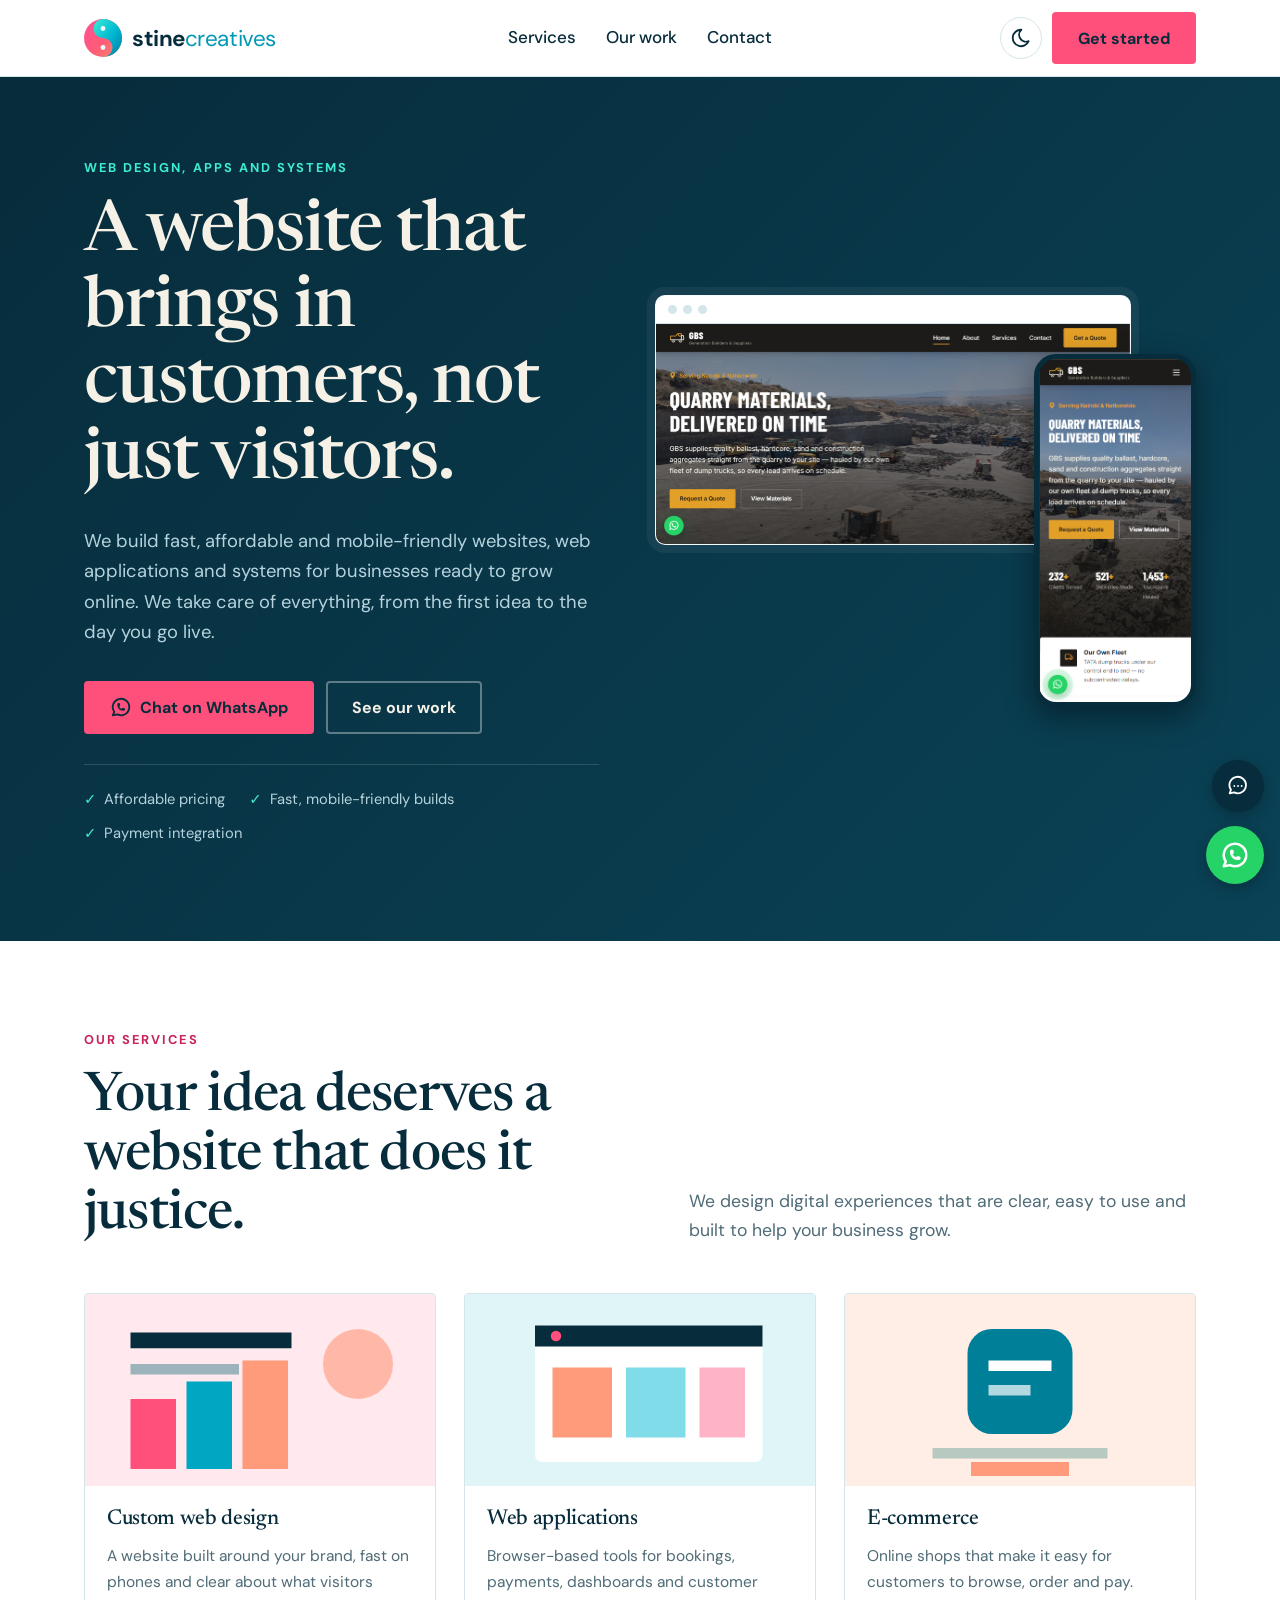
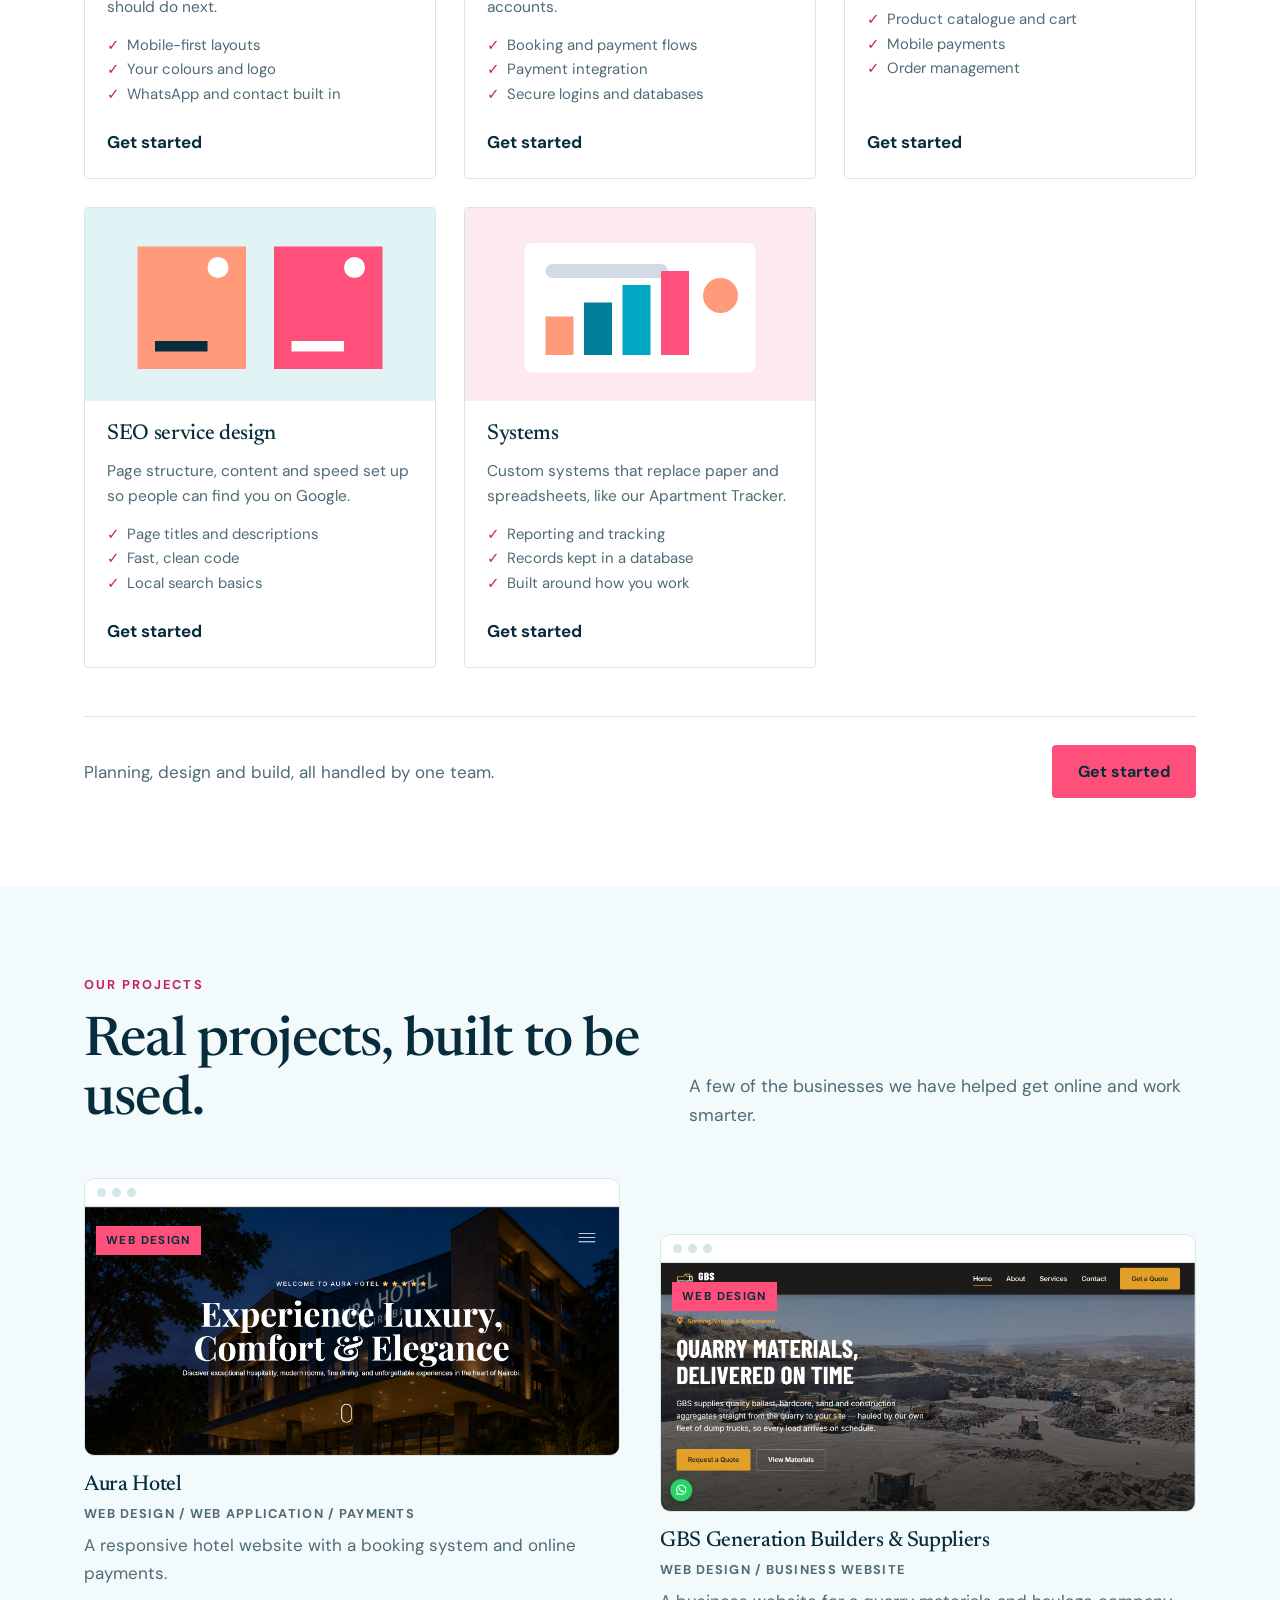
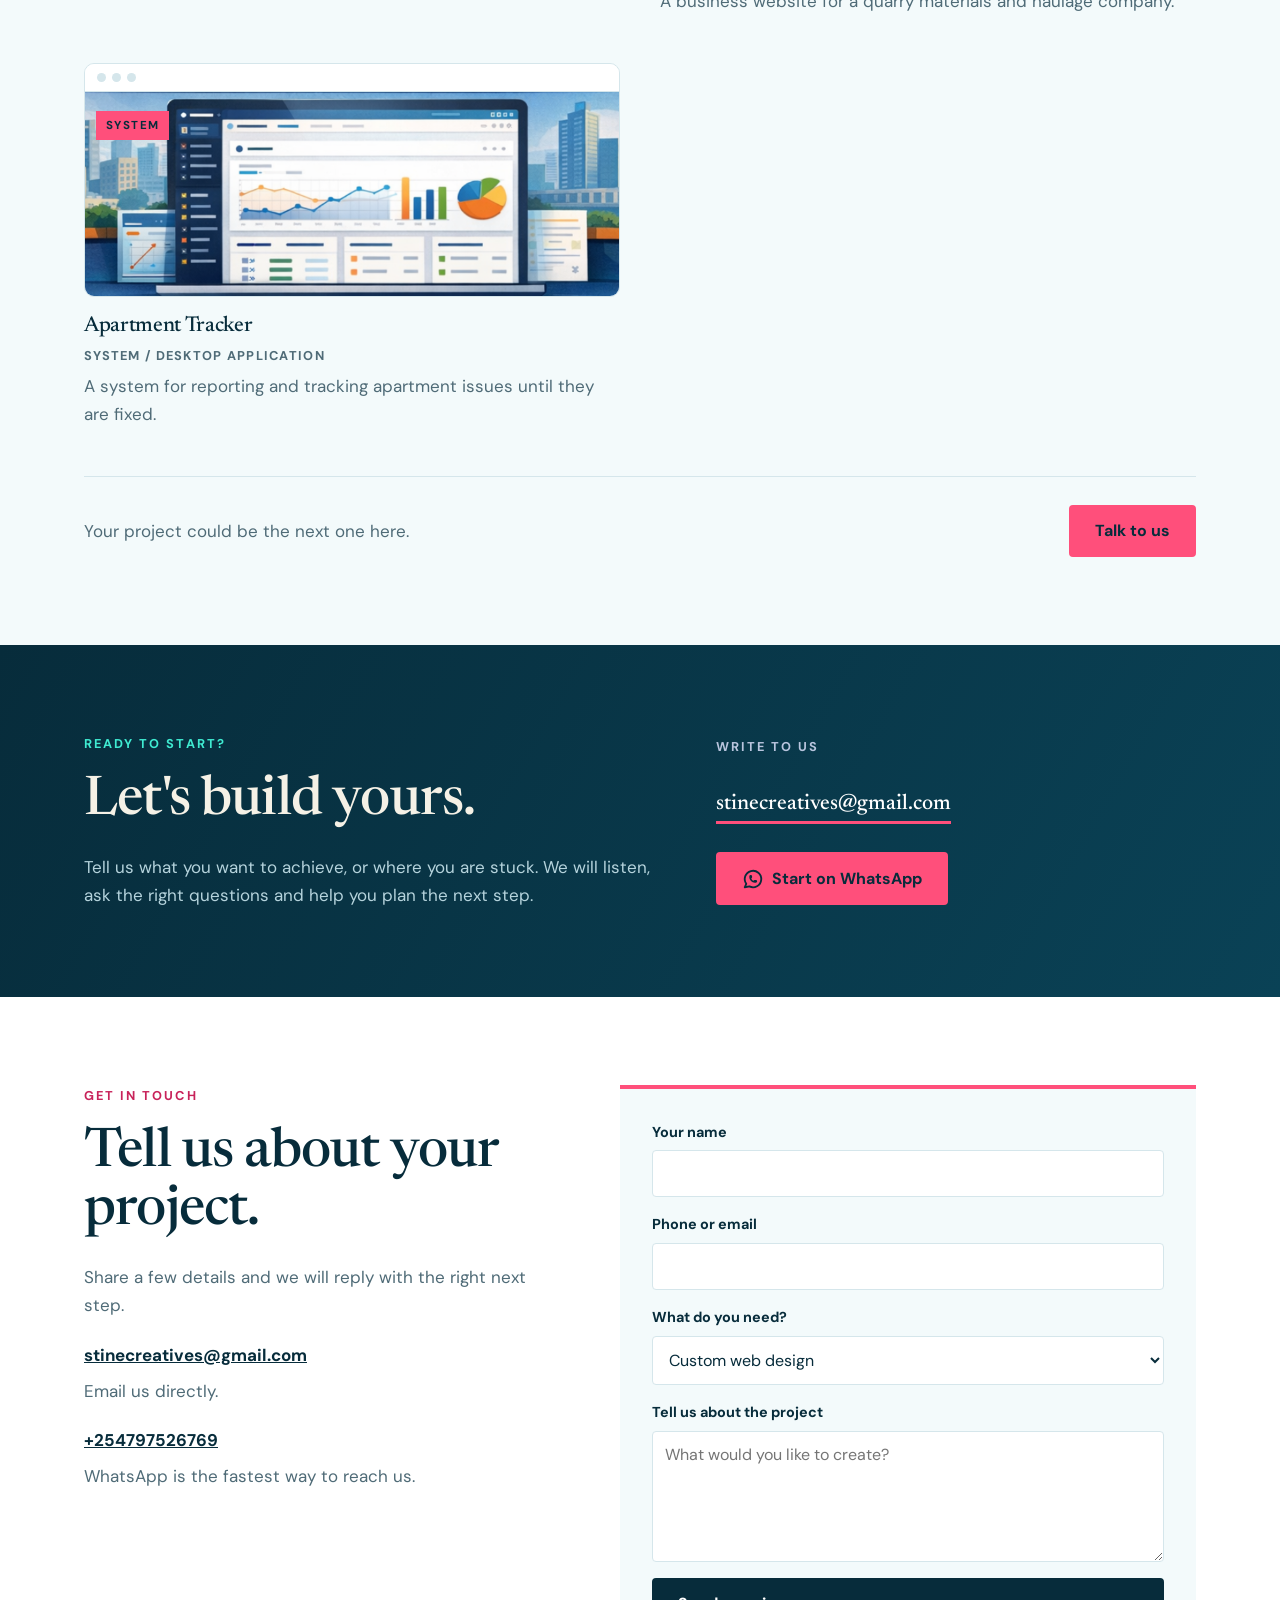
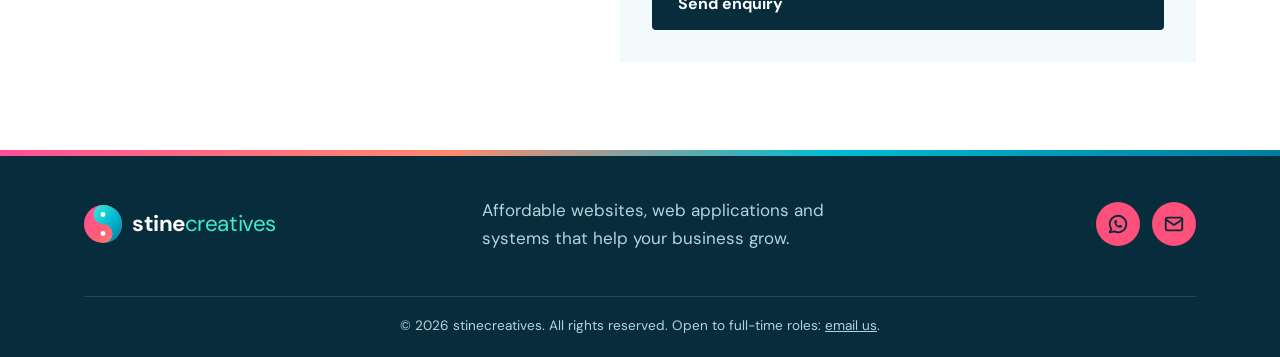
<file: index.html>
<!doctype html>
<html lang="en">
<head>
<meta charset="utf-8">
<meta name="viewport" content="width=device-width,initial-scale=1">
<title>Web Design, Web Apps &amp; Business Systems in Nairobi | stinecreatives</title>
<meta name="description" content="Affordable web design, web apps and custom business systems for Nairobi businesses. Fast, mobile-friendly websites with WhatsApp contact.">
<link rel="canonical" href="https://stinecreatives.netlify.app/">
<meta property="og:site_name" content="stinecreatives">
<meta property="og:title" content="Web Design, Web Apps &amp; Business Systems in Nairobi | stinecreatives">
<meta property="og:description" content="Affordable web design, web apps and custom business systems for Nairobi businesses. Fast, mobile-friendly websites with WhatsApp contact.">
<meta property="og:url" content="https://stinecreatives.netlify.app/">
<meta property="og:type" content="website">
<meta property="og:image" content="https://stinecreatives.netlify.app/assets/og-image.png">
<meta name="twitter:card" content="summary_large_image">
<meta name="theme-color" content="#072C3B">
<link rel="icon" href="assets/favicon.svg" type="image/svg+xml">
<link rel="preconnect" href="https://fonts.googleapis.com">
<link rel="preconnect" href="https://fonts.gstatic.com" crossorigin>
<link href="https://fonts.googleapis.com/css2?family=Newsreader:opsz,wght@6..72,400;6..72,500&family=DM+Sans:wght@400;500;700&display=swap" rel="stylesheet">
<link rel="stylesheet" href="css/styles.css">
<script>try{document.documentElement.dataset.theme=localStorage.getItem("theme")||(matchMedia("(prefers-color-scheme:dark)").matches?"dark":"light")}catch(e){document.documentElement.dataset.theme="light"}</script>
<script type="application/ld+json">{"@context": "https://schema.org", "@type": "ProfessionalService", "name": "stinecreatives", "url": "https://stinecreatives.netlify.app/", "image": "https://stinecreatives.netlify.app/assets/og-image.png", "description": "Affordable web design, web apps and business systems in Nairobi, Kenya.", "areaServed": {"@type": "City", "name": "Nairobi"}, "address": {"@type": "PostalAddress", "addressLocality": "Nairobi", "addressCountry": "KE"}, "telephone": "+254797526769", "email": "stinecreatives@gmail.com", "serviceType": ["Web design", "Web applications", "E-commerce", "SEO service design", "Business systems"]}</script>
</head>
<body data-page="home">
<header id="hd"><div class="wrap bar"><a class="brand" href="index.html" aria-label="stinecreatives home"><svg width="38" height="38" viewBox="0 0 38 38" aria-hidden="true"><use href="#m" width="38" height="38"></use></svg><span>stine<em>creatives</em></span></a><nav id="nav" aria-label="Main"><a href="services.html">Services</a><a href="work.html">Our work</a><a href="contact.html">Contact</a></nav><div class="tools"><button id="th" class="ghost" aria-label="Switch to dark mode"><svg class="i" viewBox="0 0 24 24" fill="none" stroke="currentColor" stroke-width="2" stroke-linecap="round" stroke-linejoin="round" aria-hidden="true"><path d="M12 3c.132 0 .263 0 .393 0a7.5 7.5 0 0 0 7.92 12.446a9 9 0 1 1-8.313-12.454z"></path></svg></button><a class="btn" href="contact.html">Get started</a><button id="mn" class="ghost menu" aria-label="Menu" aria-expanded="false" aria-controls="nav"><svg class="i" viewBox="0 0 24 24" fill="none" stroke="currentColor" stroke-width="2" stroke-linecap="round" stroke-linejoin="round" aria-hidden="true"><path d="M4 6h16M4 12h16M4 18h16"></path></svg></button></div></div></header>
<main id="main"><section class="hero"><div class="wrap"><div><span class="eye">Web design, apps and systems</span><h1>A website that brings in customers, not just visitors.</h1><p class="lead">We build fast, affordable and mobile-friendly websites, web applications and systems for businesses ready to grow online. We take care of everything, from the first idea to the day you go live.</p><div class="row"><a class="btn" href="https://wa.me/254797526769?text=Hi%20stinecreatives%2C%20I%20would%20like%20to%20talk%20about%20a%20project." target="_blank" rel="noopener"><svg class="i" viewBox="0 0 24 24" fill="none" stroke="currentColor" stroke-width="2" stroke-linecap="round" stroke-linejoin="round" aria-hidden="true"><path d="M3 21l1.65-3.8a9 9 0 1 1 3.4 2.9l-5.05.9"></path><path d="M9 10a.5.5 0 0 0 1 0v-1a.5.5 0 0 0-1 0v1a5 5 0 0 0 5 5h1a.5.5 0 0 0 0-1h-1a.5.5 0 0 0 0 1"></path></svg>Chat on WhatsApp</a><a class="btn o" href="work.html">See our work</a></div><ul class="ticks"><li>Affordable pricing</li><li>Fast, mobile-friendly builds</li><li>Payment integration</li></ul></div><div class="hv"><div class="hd"><div class="frame"><div class="dots"><i></i><i></i><i></i></div><img src="assets/img/gbs-desktop.png" alt="GBS website shown on a desktop screen"></div><div class="hp"><img src="assets/img/gbs-mobile.png" alt="GBS website shown on a phone"></div></div></div></div></section>
  <section class="sec wrap" id="services"><span class="eye">Our services</span><div class="split"><h2 style="margin:0">Your idea deserves a website that does it justice.</h2><p>We design digital experiences that are clear, easy to use and built to help your business grow.</p></div><div class="cards"><article class="scard" id="s0"><div class="art a0"><svg viewBox="0 0 200 110" aria-hidden="true"><rect x="26" y="22" width="92" height="9" fill="#072C3B"></rect><rect x="26" y="40" width="62" height="6" fill="#9CB3BC"></rect><rect x="26" y="60" width="26" height="40" fill="#FF4F7B"></rect><rect x="58" y="50" width="26" height="50" fill="#00A7C2"></rect><rect x="90" y="38" width="26" height="62" fill="#FF9A7A"></rect><circle cx="156" cy="40" r="20" fill="#FF9A7A" opacity=".6"></circle></svg></div><div class="sb"><h3>Custom web design</h3><p>A website built around your brand, fast on phones and clear about what visitors should do next.</p><ul><li>Mobile-first layouts</li><li>Your colours and logo</li><li>WhatsApp and contact built in</li></ul><a class="more" href="contact.html">Get started</a></div></article><article class="scard" id="s1"><div class="art a1"><svg viewBox="0 0 200 110" aria-hidden="true"><rect x="40" y="18" width="130" height="78" rx="4" fill="#fff"></rect><rect x="40" y="18" width="130" height="12" fill="#072C3B"></rect><rect x="50" y="42" width="34" height="40" fill="#FF9A7A"></rect><rect x="92" y="42" width="34" height="40" fill="#7FDCE8"></rect><rect x="134" y="42" width="26" height="40" fill="#FFB3C7"></rect><circle cx="52" cy="24" r="3" fill="#FF4F7B"></circle></svg></div><div class="sb"><h3>Web applications</h3><p>Browser-based tools for bookings, payments, dashboards and customer accounts.</p><ul><li>Booking and payment flows</li><li>Payment integration</li><li>Secure logins and databases</li></ul><a class="more" href="contact.html">Get started</a></div></article><article class="scard" id="s2"><div class="art a2"><svg viewBox="0 0 200 110" aria-hidden="true"><rect x="70" y="20" width="60" height="60" rx="14" fill="#007F99"></rect><rect x="82" y="38" width="36" height="6" fill="#fff"></rect><rect x="82" y="52" width="24" height="6" fill="#fff" opacity=".7"></rect><rect x="50" y="88" width="100" height="6" fill="#B7C9C0"></rect><rect x="72" y="96" width="56" height="8" fill="#FF9A7A"></rect></svg></div><div class="sb"><h3>E-commerce</h3><p>Online shops that make it easy for customers to browse, order and pay.</p><ul><li>Product catalogue and cart</li><li>Mobile payments</li><li>Order management</li></ul><a class="more" href="contact.html">Get started</a></div></article><article class="scard" id="s3"><div class="art a3"><svg viewBox="0 0 200 110" aria-hidden="true"><rect x="30" y="22" width="62" height="70" fill="#FF9A7A"></rect><rect x="108" y="22" width="62" height="70" fill="#FF4F7B"></rect><circle cx="76" cy="34" r="6" fill="#fff"></circle><circle cx="154" cy="34" r="6" fill="#fff"></circle><rect x="40" y="76" width="30" height="6" fill="#072C3B"></rect><rect x="118" y="76" width="30" height="6" fill="#fff"></rect></svg></div><div class="sb"><h3>SEO service design</h3><p>Page structure, content and speed set up so people can find you on Google.</p><ul><li>Page titles and descriptions</li><li>Fast, clean code</li><li>Local search basics</li></ul><a class="more" href="contact.html">Get started</a></div></article><article class="scard" id="s4"><div class="art a4"><svg viewBox="0 0 200 110" aria-hidden="true"><rect x="34" y="20" width="132" height="74" rx="4" fill="#fff"></rect><rect x="46" y="32" width="70" height="8" rx="4" fill="#D4D9E6"></rect><rect x="46" y="62" width="16" height="22" fill="#FF9A7A"></rect><rect x="68" y="54" width="16" height="30" fill="#007F99"></rect><rect x="90" y="44" width="16" height="40" fill="#00A7C2"></rect><rect x="112" y="36" width="16" height="48" fill="#FF4F7B"></rect><circle cx="146" cy="50" r="10" fill="#FF9A7A"></circle></svg></div><div class="sb"><h3>Systems</h3><p>Custom systems that replace paper and spreadsheets, like our Apartment Tracker.</p><ul><li>Reporting and tracking</li><li>Records kept in a database</li><li>Built around how you work</li></ul><a class="more" href="contact.html">Get started</a></div></article></div><div class="strip"><span>Planning, design and build, all handled by one team.</span><a class="btn" href="contact.html">Get started</a></div></section>
  <section class="sec alt" id="work"><div class="wrap"><span class="eye">Our projects</span><div class="split"><h2 style="margin:0">Real projects, built to be used.</h2><p>A few of the businesses we have helped get online and work smarter.</p></div><div class="work"><a class="card" href="case-aura-hotel.html"><span class="chip">Web design</span><div class="frame"><div class="dots"><i></i><i></i><i></i></div><img src="assets/img/aura-hotel.png" alt="Aura Hotel preview" loading="lazy"></div><h3>Aura Hotel</h3><p class="tags">Web design / Web application / Payments</p><p class="mu" style="margin-top:6px">A responsive hotel website with a booking system and online payments.</p></a><a class="card" href="case-gbs-suppliers.html"><span class="chip">Web design</span><div class="frame"><div class="dots"><i></i><i></i><i></i></div><img src="assets/img/gbs.png" alt="GBS Generation Builders &amp; Suppliers preview" loading="lazy"></div><h3>GBS Generation Builders &amp; Suppliers</h3><p class="tags">Web design / Business website</p><p class="mu" style="margin-top:6px">A business website for a quarry materials and haulage company.</p></a><a class="card" href="case-apartment-tracker.html"><span class="chip">System</span><div class="frame"><div class="dots"><i></i><i></i><i></i></div><img src="assets/img/apartment-tracker.png" alt="Apartment Tracker preview" loading="lazy"></div><h3>Apartment Tracker</h3><p class="tags">System / Desktop application</p><p class="mu" style="margin-top:6px">A system for reporting and tracking apartment issues until they are fixed.</p></a></div><div class="strip"><span>Your project could be the next one here.</span><a class="btn" href="contact.html">Talk to us</a></div></div></section><section class="band sec" id="start"><div class="wrap"><div><span class="eye" style="color:#3FEBD1">Ready to start?</span><h2>Let's build yours.</h2><p>Tell us what you want to achieve, or where you are stuck. We will listen, ask the right questions and help you plan the next step.</p></div><div><span class="eye" style="color:#B9C5DE">Write to us</span><a class="mail" href="mailto:stinecreatives@gmail.com">stinecreatives@gmail.com</a><div class="row" style="margin-top:28px"><a class="btn" href="https://wa.me/254797526769?text=Hi%20stinecreatives%2C%20I%20would%20like%20to%20talk%20about%20a%20project." target="_blank" rel="noopener"><svg class="i" viewBox="0 0 24 24" fill="none" stroke="currentColor" stroke-width="2" stroke-linecap="round" stroke-linejoin="round" aria-hidden="true"><path d="M3 21l1.65-3.8a9 9 0 1 1 3.4 2.9l-5.05.9"></path><path d="M9 10a.5.5 0 0 0 1 0v-1a.5.5 0 0 0-1 0v1a5 5 0 0 0 5 5h1a.5.5 0 0 0 0-1h-1a.5.5 0 0 0 0 1"></path></svg>Start on WhatsApp</a></div></div></div></section><section class="sec wrap" id="enquiry"><div class="enq"><div class="info"><span class="eye">Get in touch</span><h2>Tell us about your project.</h2><p class="mu">Share a few details and we will reply with the right next step.</p><p><a href="mailto:stinecreatives@gmail.com">stinecreatives@gmail.com</a><br><span class="mu">Email us directly.</span></p><p><a href="https://wa.me/254797526769" target="_blank" rel="noopener">+254797526769</a><br><span class="mu">WhatsApp is the fastest way to reach us.</span></p></div><form id="f"><label>Your name<input name="name" required="" autocomplete="name"></label><label>Phone or email<input name="contact" required=""></label><label>What do you need?<select name="service"><option>Custom web design</option><option>Web applications</option><option>E-commerce</option><option>SEO service design</option><option>Systems</option><option>Not sure yet</option></select></label><label>Tell us about the project<textarea name="message" rows="5" required="" placeholder="What would you like to create?"></textarea></label><button class="btn d" type="submit">Send enquiry</button><p id="ok" class="mu" role="status" hidden=""></p></form></div></section></main>
<footer id="ft"><div class="stripes"></div><div class="wrap"><a class="brand" href="index.html" aria-label="stinecreatives home"><svg width="38" height="38" viewBox="0 0 38 38" aria-hidden="true"><use href="#m" width="38" height="38"></use></svg><span>stine<em>creatives</em></span></a><p style="max-width:34ch">Affordable websites, web applications and systems that help your business grow.</p><div class="row"><a class="ic" href="https://wa.me/254797526769" target="_blank" rel="noopener" aria-label="Chat on WhatsApp"><svg class="i" viewBox="0 0 24 24" fill="none" stroke="currentColor" stroke-width="2" stroke-linecap="round" stroke-linejoin="round" aria-hidden="true"><path d="M3 21l1.65-3.8a9 9 0 1 1 3.4 2.9l-5.05.9"></path><path d="M9 10a.5.5 0 0 0 1 0v-1a.5.5 0 0 0-1 0v1a5 5 0 0 0 5 5h1a.5.5 0 0 0 0-1h-1a.5.5 0 0 0 0 1"></path></svg></a><a class="ic" href="mailto:stinecreatives@gmail.com" aria-label="Email us"><svg class="i" viewBox="0 0 24 24" fill="none" stroke="currentColor" stroke-width="2" stroke-linecap="round" stroke-linejoin="round" aria-hidden="true"><path d="M3 7a2 2 0 0 1 2-2h14a2 2 0 0 1 2 2v10a2 2 0 0 1-2 2H5a2 2 0 0 1-2-2z"></path><path d="M3 7l9 6l9-6"></path></svg></a></div><div class="fine" style="width:100%">© 2026 stinecreatives. All rights reserved. Open to full-time roles: <a href="mailto:stinecreatives@gmail.com?subject=Job%20opportunity">email us</a>.</div></div></footer>
<script src="js/data.js"></script>
<script src="js/app.js"></script>
</body>
</html>
</file>
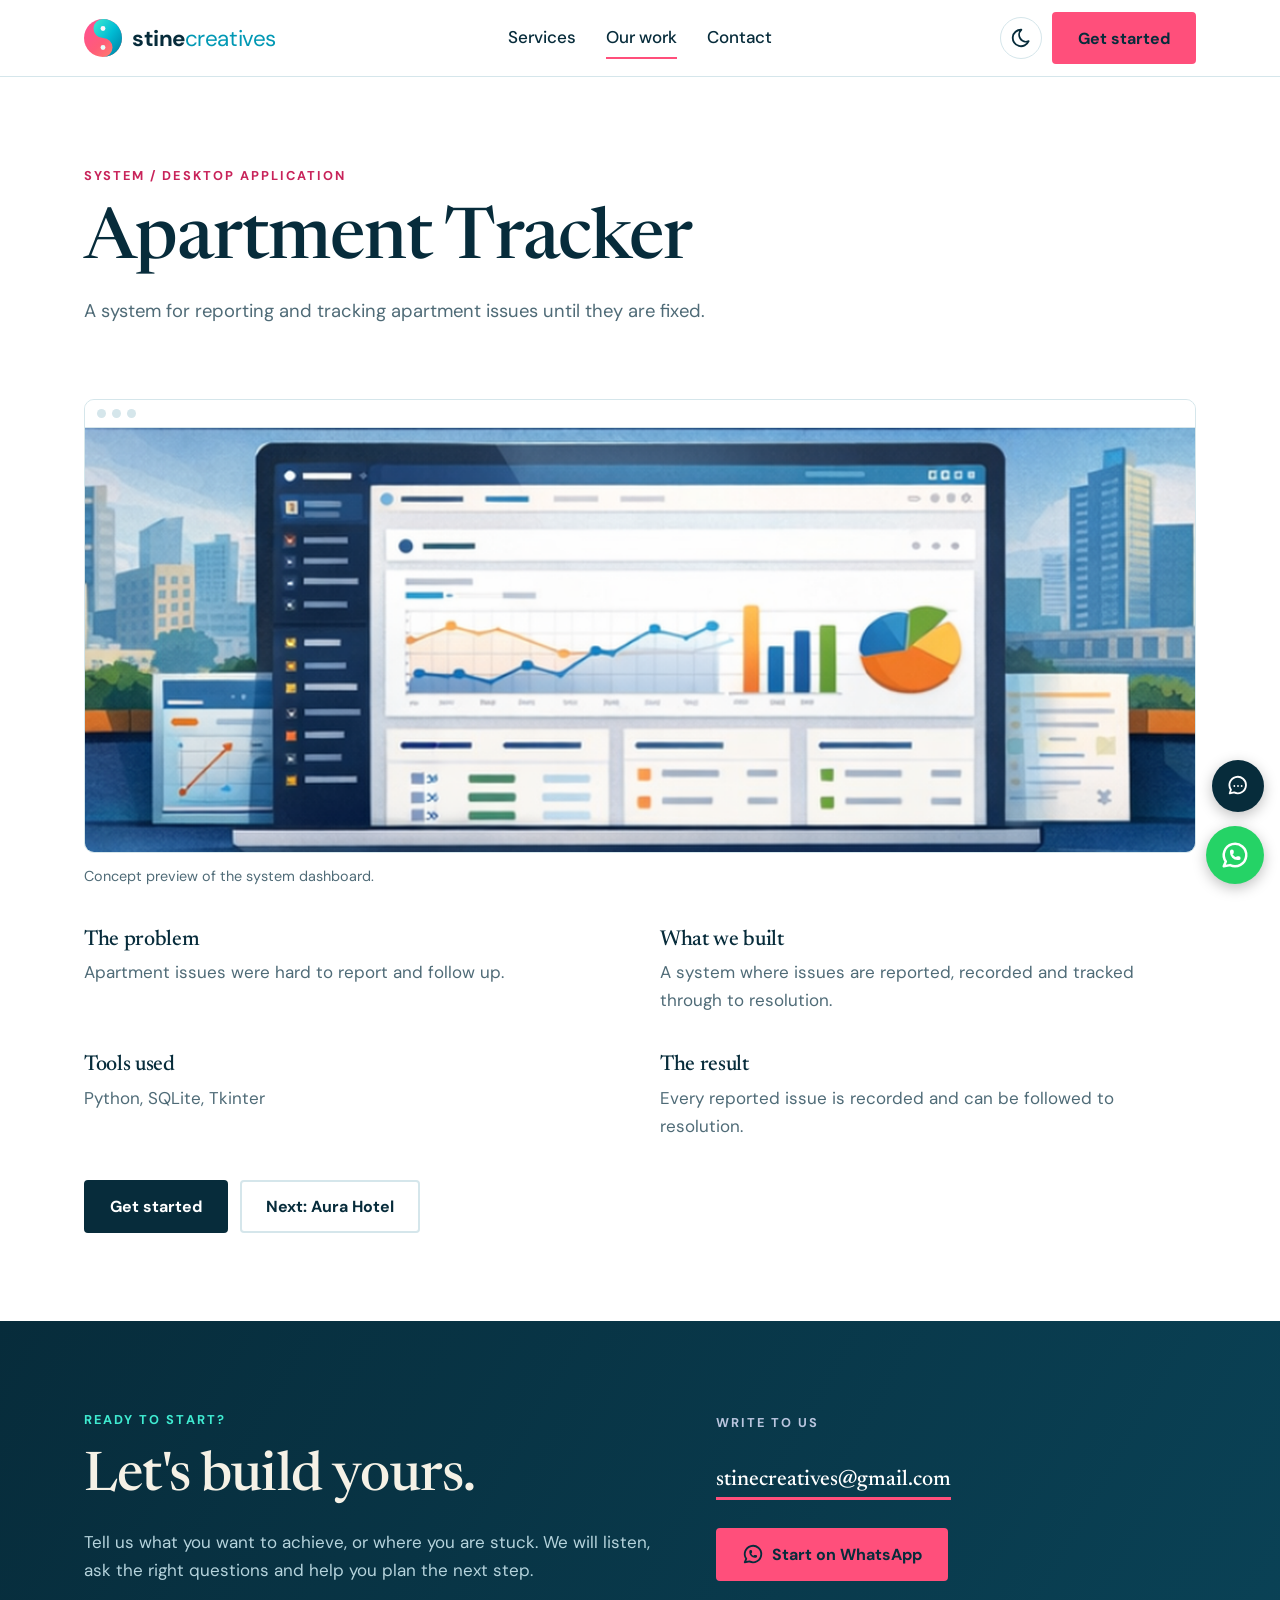
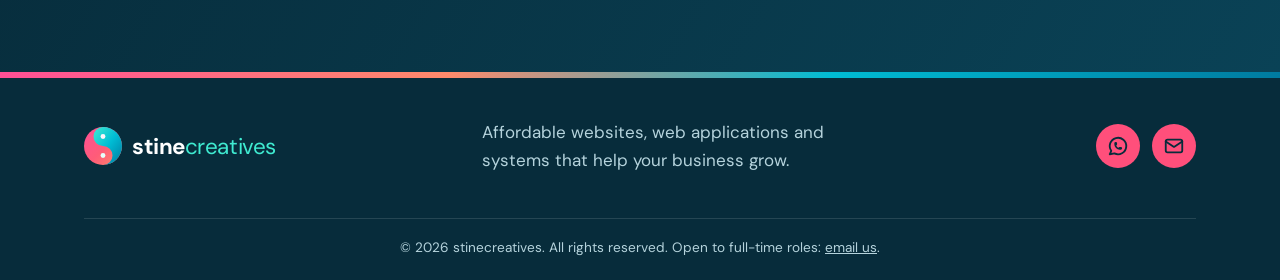
<file: case-apartment-tracker.html>
<!doctype html>
<html lang="en">
<head>
<meta charset="utf-8">
<meta name="viewport" content="width=device-width,initial-scale=1">
<title>Apartment Tracker Case Study | stinecreatives</title>
<meta name="description" content="A system for reporting and tracking apartment issues until they are fixed. A stinecreatives case study.">
<link rel="canonical" href="https://stinecreatives.netlify.app/case-apartment-tracker.html">
<meta property="og:site_name" content="stinecreatives">
<meta property="og:title" content="Apartment Tracker Case Study | stinecreatives">
<meta property="og:description" content="A system for reporting and tracking apartment issues until they are fixed. A stinecreatives case study.">
<meta property="og:url" content="https://stinecreatives.netlify.app/case-apartment-tracker.html">
<meta property="og:type" content="website">
<meta property="og:image" content="https://stinecreatives.netlify.app/assets/og-image.png">
<meta name="twitter:card" content="summary_large_image">
<meta name="theme-color" content="#072C3B">
<link rel="icon" href="assets/favicon.svg" type="image/svg+xml">
<link rel="preconnect" href="https://fonts.googleapis.com">
<link rel="preconnect" href="https://fonts.gstatic.com" crossorigin>
<link href="https://fonts.googleapis.com/css2?family=Newsreader:opsz,wght@6..72,400;6..72,500&family=DM+Sans:wght@400;500;700&display=swap" rel="stylesheet">
<link rel="stylesheet" href="css/styles.css">
<script>try{document.documentElement.dataset.theme=localStorage.getItem("theme")||(matchMedia("(prefers-color-scheme:dark)").matches?"dark":"light")}catch(e){document.documentElement.dataset.theme="light"}</script>
</head>
<body data-page="case" data-p="apartment-tracker">
<header id="hd"><div class="wrap bar"><a class="brand" href="index.html" aria-label="stinecreatives home"><svg width="38" height="38" viewBox="0 0 38 38" aria-hidden="true"><use href="#m" width="38" height="38"></use></svg><span>stine<em>creatives</em></span></a><nav id="nav" aria-label="Main"><a href="services.html">Services</a><a href="work.html" aria-current="page">Our work</a><a href="contact.html">Contact</a></nav><div class="tools"><button id="th" class="ghost" aria-label="Switch to dark mode"><svg class="i" viewBox="0 0 24 24" fill="none" stroke="currentColor" stroke-width="2" stroke-linecap="round" stroke-linejoin="round" aria-hidden="true"><path d="M12 3c.132 0 .263 0 .393 0a7.5 7.5 0 0 0 7.92 12.446a9 9 0 1 1-8.313-12.454z"></path></svg></button><a class="btn" href="contact.html">Get started</a><button id="mn" class="ghost menu" aria-label="Menu" aria-expanded="false" aria-controls="nav"><svg class="i" viewBox="0 0 24 24" fill="none" stroke="currentColor" stroke-width="2" stroke-linecap="round" stroke-linejoin="round" aria-hidden="true"><path d="M4 6h16M4 12h16M4 18h16"></path></svg></button></div></div></header>
<main id="main"><section class="sec wrap" style="padding-bottom:40px"><span class="eye">System / Desktop application</span><h1>Apartment Tracker</h1><p class="mu" style="font-size:1.15rem;margin-top:16px">A system for reporting and tracking apartment issues until they are fixed.</p></section><div class="wrap" style="margin-bottom:8px"></div><section class="sec wrap" style="padding-top:24px;padding-bottom:40px"><div class="frame"><div class="dots"><i></i><i></i><i></i></div><img src="assets/img/apartment-tracker.png" alt="Apartment Tracker preview" loading="lazy"></div><p class="mu" style="margin-top:12px;font-size:.9rem">Concept preview of the system dashboard.</p></section><section class="wrap" style="padding-bottom:88px"><div class="two"><div><h3>The problem</h3><p class="mu">Apartment issues were hard to report and follow up.</p></div><div><h3>What we built</h3><p class="mu">A system where issues are reported, recorded and tracked through to resolution.</p></div><div><h3>Tools used</h3><p class="mu">Python, SQLite, Tkinter</p></div><div><h3>The result</h3><p class="mu">Every reported issue is recorded and can be followed to resolution.</p></div></div><div class="row" style="margin-top:40px"><a class="btn d" href="contact.html">Get started</a><a class="btn o" style="color:var(--tx);border-color:var(--bd)" href="case-aura-hotel.html">Next: Aura Hotel</a></div></section><section class="band sec" id="start"><div class="wrap"><div><span class="eye" style="color:#3FEBD1">Ready to start?</span><h2>Let's build yours.</h2><p>Tell us what you want to achieve, or where you are stuck. We will listen, ask the right questions and help you plan the next step.</p></div><div><span class="eye" style="color:#B9C5DE">Write to us</span><a class="mail" href="mailto:stinecreatives@gmail.com">stinecreatives@gmail.com</a><div class="row" style="margin-top:28px"><a class="btn" href="https://wa.me/254797526769?text=Hi%20stinecreatives%2C%20I%20would%20like%20to%20talk%20about%20a%20project." target="_blank" rel="noopener"><svg class="i" viewBox="0 0 24 24" fill="none" stroke="currentColor" stroke-width="2" stroke-linecap="round" stroke-linejoin="round" aria-hidden="true"><path d="M3 21l1.65-3.8a9 9 0 1 1 3.4 2.9l-5.05.9"></path><path d="M9 10a.5.5 0 0 0 1 0v-1a.5.5 0 0 0-1 0v1a5 5 0 0 0 5 5h1a.5.5 0 0 0 0-1h-1a.5.5 0 0 0 0 1"></path></svg>Start on WhatsApp</a></div></div></div></section></main>
<footer id="ft"><div class="stripes"></div><div class="wrap"><a class="brand" href="index.html" aria-label="stinecreatives home"><svg width="38" height="38" viewBox="0 0 38 38" aria-hidden="true"><use href="#m" width="38" height="38"></use></svg><span>stine<em>creatives</em></span></a><p style="max-width:34ch">Affordable websites, web applications and systems that help your business grow.</p><div class="row"><a class="ic" href="https://wa.me/254797526769" target="_blank" rel="noopener" aria-label="Chat on WhatsApp"><svg class="i" viewBox="0 0 24 24" fill="none" stroke="currentColor" stroke-width="2" stroke-linecap="round" stroke-linejoin="round" aria-hidden="true"><path d="M3 21l1.65-3.8a9 9 0 1 1 3.4 2.9l-5.05.9"></path><path d="M9 10a.5.5 0 0 0 1 0v-1a.5.5 0 0 0-1 0v1a5 5 0 0 0 5 5h1a.5.5 0 0 0 0-1h-1a.5.5 0 0 0 0 1"></path></svg></a><a class="ic" href="mailto:stinecreatives@gmail.com" aria-label="Email us"><svg class="i" viewBox="0 0 24 24" fill="none" stroke="currentColor" stroke-width="2" stroke-linecap="round" stroke-linejoin="round" aria-hidden="true"><path d="M3 7a2 2 0 0 1 2-2h14a2 2 0 0 1 2 2v10a2 2 0 0 1-2 2H5a2 2 0 0 1-2-2z"></path><path d="M3 7l9 6l9-6"></path></svg></a></div><div class="fine" style="width:100%">© 2026 stinecreatives. All rights reserved. Open to full-time roles: <a href="mailto:stinecreatives@gmail.com?subject=Job%20opportunity">email us</a>.</div></div></footer>
<script src="js/data.js"></script>
<script src="js/app.js"></script>
</body>
</html>
</file>
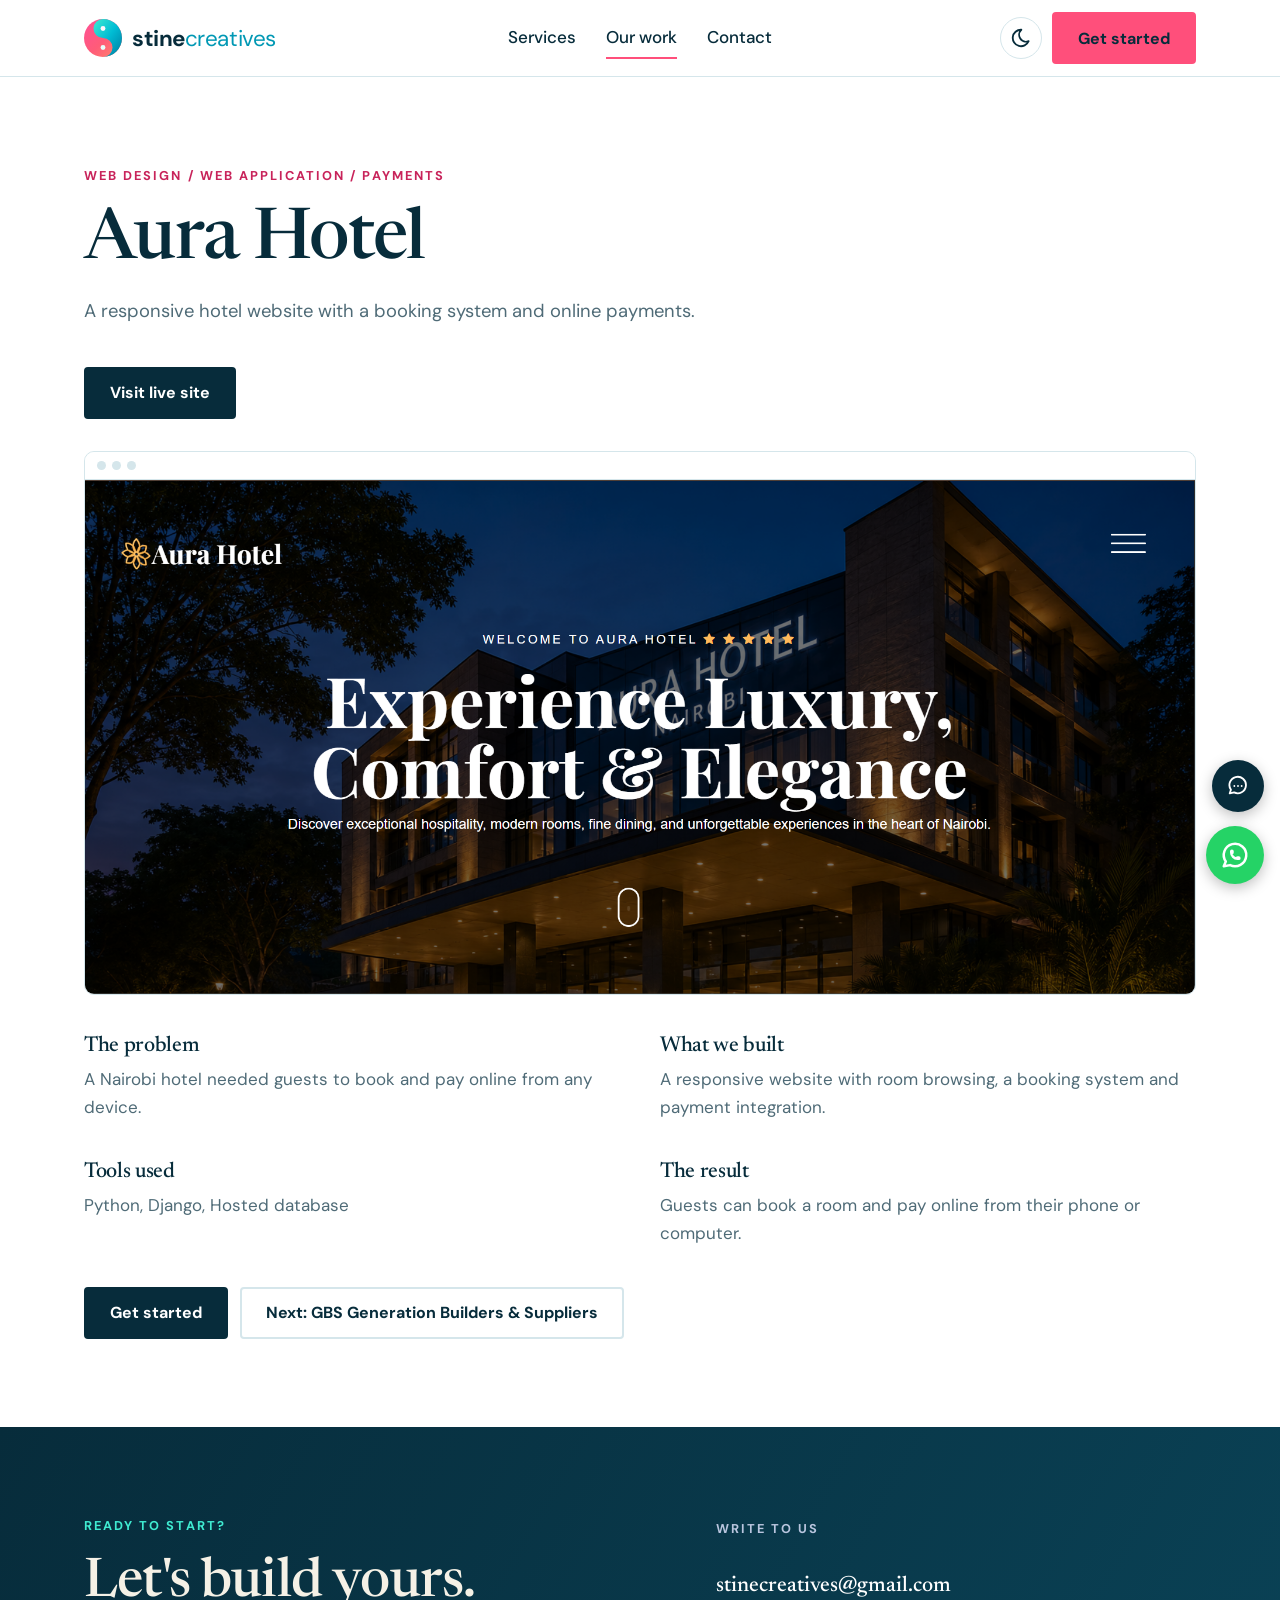
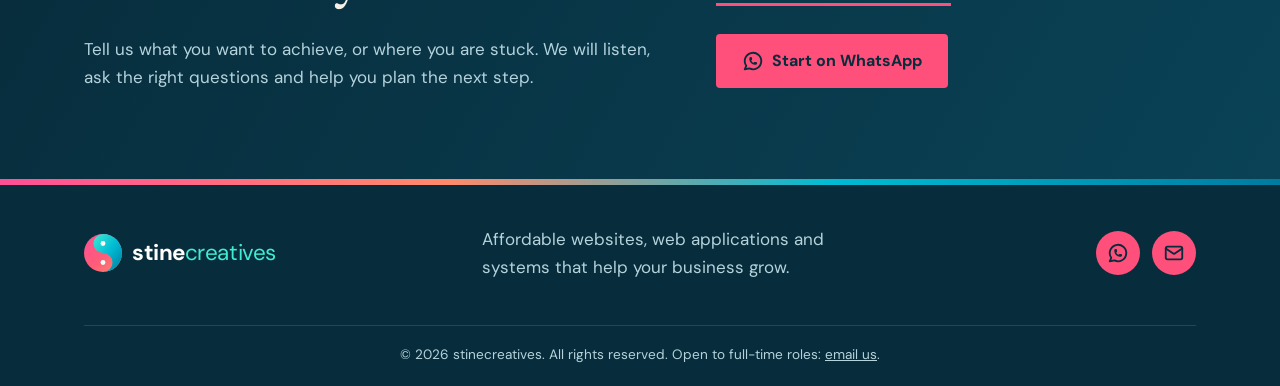
<file: case-aura-hotel.html>
<!doctype html>
<html lang="en">
<head>
<meta charset="utf-8">
<meta name="viewport" content="width=device-width,initial-scale=1">
<title>Aura Hotel Case Study | stinecreatives</title>
<meta name="description" content="A responsive hotel website with a booking system and online payments. A stinecreatives case study.">
<link rel="canonical" href="https://stinecreatives.netlify.app/case-aura-hotel.html">
<meta property="og:site_name" content="stinecreatives">
<meta property="og:title" content="Aura Hotel Case Study | stinecreatives">
<meta property="og:description" content="A responsive hotel website with a booking system and online payments. A stinecreatives case study.">
<meta property="og:url" content="https://stinecreatives.netlify.app/case-aura-hotel.html">
<meta property="og:type" content="website">
<meta property="og:image" content="https://stinecreatives.netlify.app/assets/og-image.png">
<meta name="twitter:card" content="summary_large_image">
<meta name="theme-color" content="#072C3B">
<link rel="icon" href="assets/favicon.svg" type="image/svg+xml">
<link rel="preconnect" href="https://fonts.googleapis.com">
<link rel="preconnect" href="https://fonts.gstatic.com" crossorigin>
<link href="https://fonts.googleapis.com/css2?family=Newsreader:opsz,wght@6..72,400;6..72,500&family=DM+Sans:wght@400;500;700&display=swap" rel="stylesheet">
<link rel="stylesheet" href="css/styles.css">
<script>try{document.documentElement.dataset.theme=localStorage.getItem("theme")||(matchMedia("(prefers-color-scheme:dark)").matches?"dark":"light")}catch(e){document.documentElement.dataset.theme="light"}</script>
</head>
<body data-page="case" data-p="aura-hotel">
<header id="hd"><div class="wrap bar"><a class="brand" href="index.html" aria-label="stinecreatives home"><svg width="38" height="38" viewBox="0 0 38 38" aria-hidden="true"><use href="#m" width="38" height="38"></use></svg><span>stine<em>creatives</em></span></a><nav id="nav" aria-label="Main"><a href="services.html">Services</a><a href="work.html" aria-current="page">Our work</a><a href="contact.html">Contact</a></nav><div class="tools"><button id="th" class="ghost" aria-label="Switch to dark mode"><svg class="i" viewBox="0 0 24 24" fill="none" stroke="currentColor" stroke-width="2" stroke-linecap="round" stroke-linejoin="round" aria-hidden="true"><path d="M12 3c.132 0 .263 0 .393 0a7.5 7.5 0 0 0 7.92 12.446a9 9 0 1 1-8.313-12.454z"></path></svg></button><a class="btn" href="contact.html">Get started</a><button id="mn" class="ghost menu" aria-label="Menu" aria-expanded="false" aria-controls="nav"><svg class="i" viewBox="0 0 24 24" fill="none" stroke="currentColor" stroke-width="2" stroke-linecap="round" stroke-linejoin="round" aria-hidden="true"><path d="M4 6h16M4 12h16M4 18h16"></path></svg></button></div></div></header>
<main id="main"><section class="sec wrap" style="padding-bottom:40px"><span class="eye">Web design / Web application / Payments</span><h1>Aura Hotel</h1><p class="mu" style="font-size:1.15rem;margin-top:16px">A responsive hotel website with a booking system and online payments.</p></section><div class="wrap" style="margin-bottom:8px"><a class="btn d" href="https://aura-hotel-ten.vercel.app/" target="_blank" rel="noopener">Visit live site</a></div><section class="sec wrap" style="padding-top:24px;padding-bottom:40px"><div class="frame"><div class="dots"><i></i><i></i><i></i></div><img src="assets/img/aura-hotel.png" alt="Aura Hotel preview" loading="lazy"></div></section><section class="wrap" style="padding-bottom:88px"><div class="two"><div><h3>The problem</h3><p class="mu">A Nairobi hotel needed guests to book and pay online from any device.</p></div><div><h3>What we built</h3><p class="mu">A responsive website with room browsing, a booking system and payment integration.</p></div><div><h3>Tools used</h3><p class="mu">Python, Django, Hosted database</p></div><div><h3>The result</h3><p class="mu">Guests can book a room and pay online from their phone or computer.</p></div></div><div class="row" style="margin-top:40px"><a class="btn d" href="contact.html">Get started</a><a class="btn o" style="color:var(--tx);border-color:var(--bd)" href="case-gbs-suppliers.html">Next: GBS Generation Builders &amp; Suppliers</a></div></section><section class="band sec" id="start"><div class="wrap"><div><span class="eye" style="color:#3FEBD1">Ready to start?</span><h2>Let's build yours.</h2><p>Tell us what you want to achieve, or where you are stuck. We will listen, ask the right questions and help you plan the next step.</p></div><div><span class="eye" style="color:#B9C5DE">Write to us</span><a class="mail" href="mailto:stinecreatives@gmail.com">stinecreatives@gmail.com</a><div class="row" style="margin-top:28px"><a class="btn" href="https://wa.me/254797526769?text=Hi%20stinecreatives%2C%20I%20would%20like%20to%20talk%20about%20a%20project." target="_blank" rel="noopener"><svg class="i" viewBox="0 0 24 24" fill="none" stroke="currentColor" stroke-width="2" stroke-linecap="round" stroke-linejoin="round" aria-hidden="true"><path d="M3 21l1.65-3.8a9 9 0 1 1 3.4 2.9l-5.05.9"></path><path d="M9 10a.5.5 0 0 0 1 0v-1a.5.5 0 0 0-1 0v1a5 5 0 0 0 5 5h1a.5.5 0 0 0 0-1h-1a.5.5 0 0 0 0 1"></path></svg>Start on WhatsApp</a></div></div></div></section></main>
<footer id="ft"><div class="stripes"></div><div class="wrap"><a class="brand" href="index.html" aria-label="stinecreatives home"><svg width="38" height="38" viewBox="0 0 38 38" aria-hidden="true"><use href="#m" width="38" height="38"></use></svg><span>stine<em>creatives</em></span></a><p style="max-width:34ch">Affordable websites, web applications and systems that help your business grow.</p><div class="row"><a class="ic" href="https://wa.me/254797526769" target="_blank" rel="noopener" aria-label="Chat on WhatsApp"><svg class="i" viewBox="0 0 24 24" fill="none" stroke="currentColor" stroke-width="2" stroke-linecap="round" stroke-linejoin="round" aria-hidden="true"><path d="M3 21l1.65-3.8a9 9 0 1 1 3.4 2.9l-5.05.9"></path><path d="M9 10a.5.5 0 0 0 1 0v-1a.5.5 0 0 0-1 0v1a5 5 0 0 0 5 5h1a.5.5 0 0 0 0-1h-1a.5.5 0 0 0 0 1"></path></svg></a><a class="ic" href="mailto:stinecreatives@gmail.com" aria-label="Email us"><svg class="i" viewBox="0 0 24 24" fill="none" stroke="currentColor" stroke-width="2" stroke-linecap="round" stroke-linejoin="round" aria-hidden="true"><path d="M3 7a2 2 0 0 1 2-2h14a2 2 0 0 1 2 2v10a2 2 0 0 1-2 2H5a2 2 0 0 1-2-2z"></path><path d="M3 7l9 6l9-6"></path></svg></a></div><div class="fine" style="width:100%">© 2026 stinecreatives. All rights reserved. Open to full-time roles: <a href="mailto:stinecreatives@gmail.com?subject=Job%20opportunity">email us</a>.</div></div></footer>
<script src="js/data.js"></script>
<script src="js/app.js"></script>
</body>
</html>
</file>
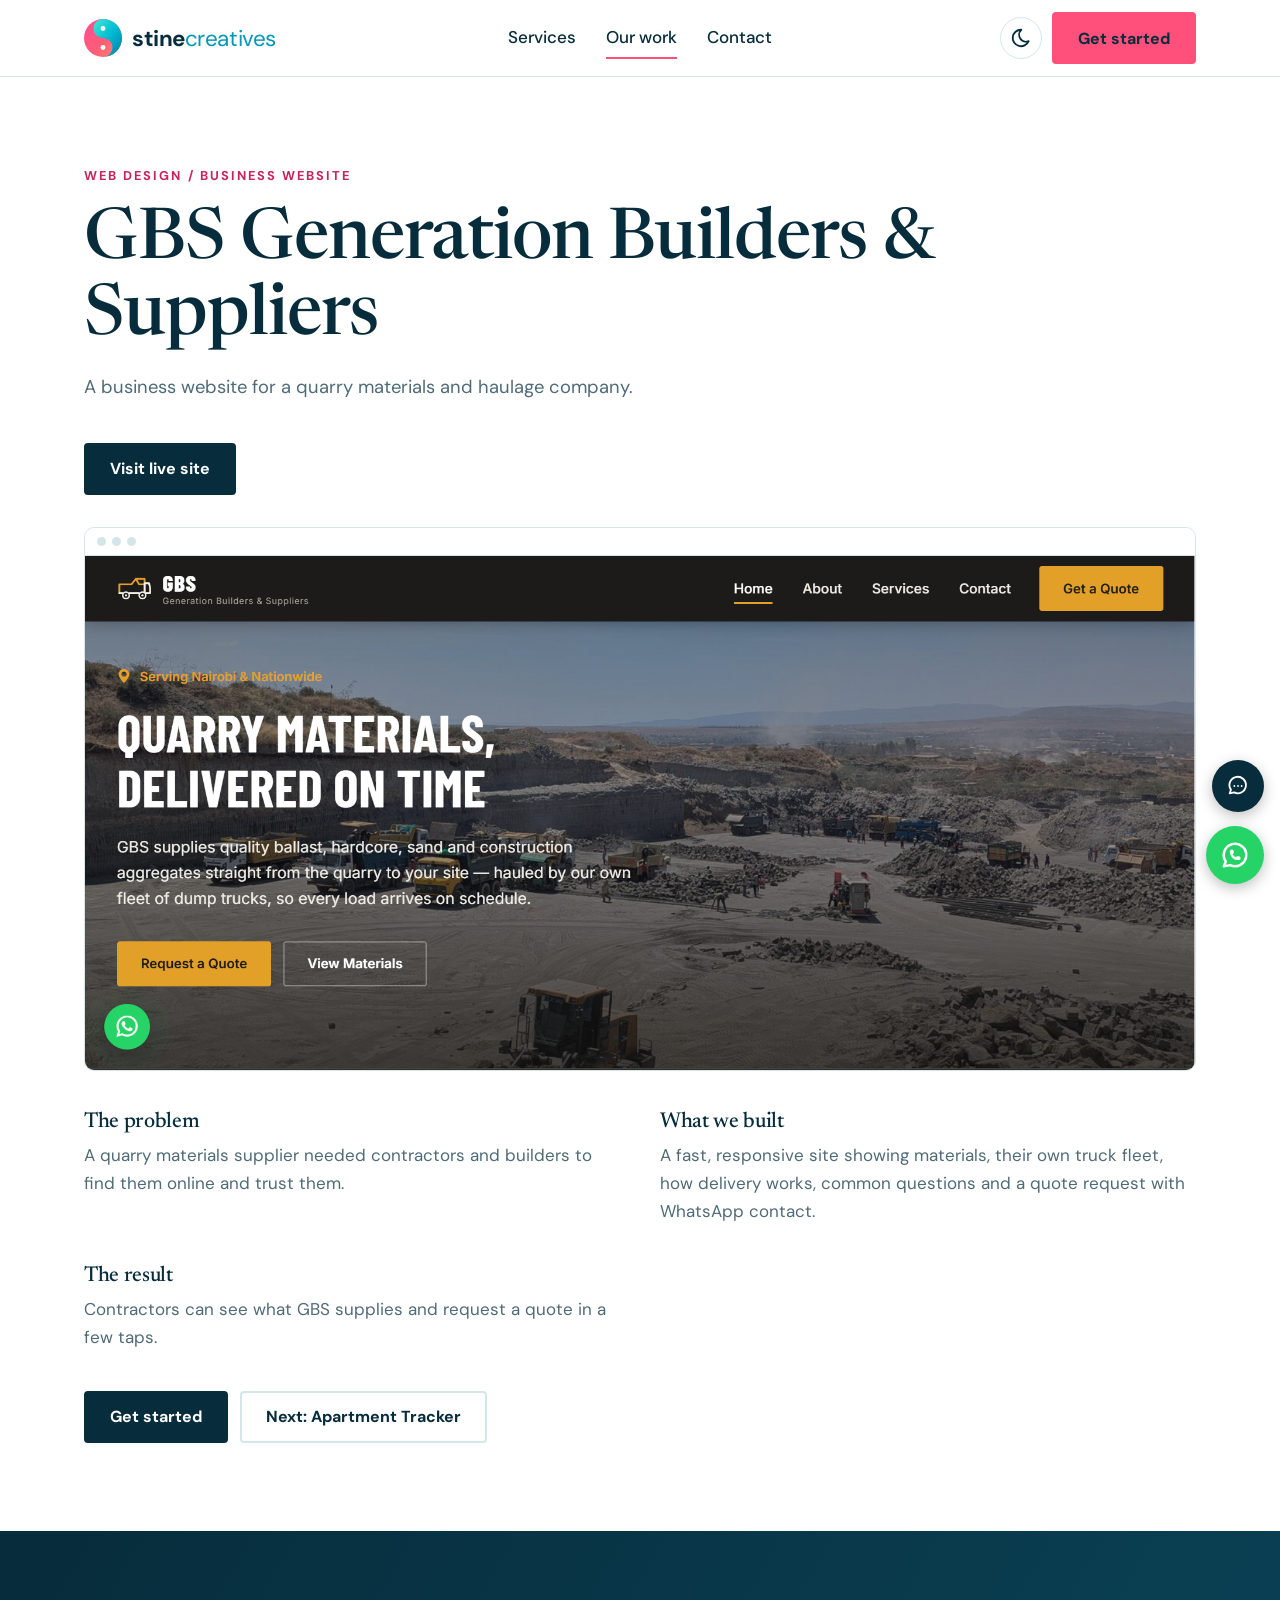
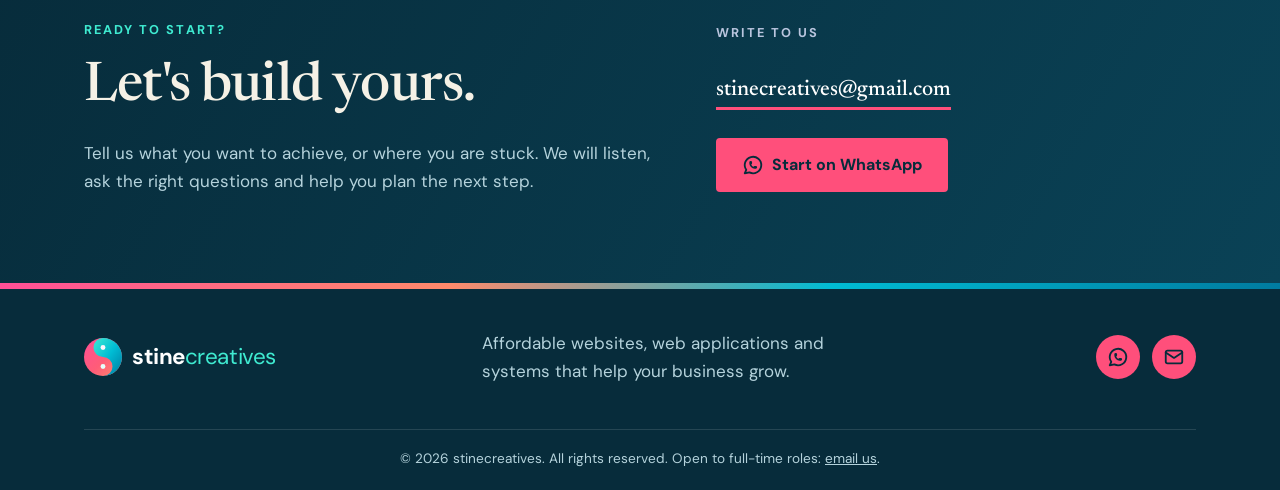
<file: case-gbs-suppliers.html>
<!doctype html>
<html lang="en">
<head>
<meta charset="utf-8">
<meta name="viewport" content="width=device-width,initial-scale=1">
<title>GBS Generation Builders &amp; Suppliers Case Study | stinecreatives</title>
<meta name="description" content="A business website for a quarry materials and haulage company. A stinecreatives case study.">
<link rel="canonical" href="https://stinecreatives.netlify.app/case-gbs-suppliers.html">
<meta property="og:site_name" content="stinecreatives">
<meta property="og:title" content="GBS Generation Builders &amp; Suppliers Case Study | stinecreatives">
<meta property="og:description" content="A business website for a quarry materials and haulage company. A stinecreatives case study.">
<meta property="og:url" content="https://stinecreatives.netlify.app/case-gbs-suppliers.html">
<meta property="og:type" content="website">
<meta property="og:image" content="https://stinecreatives.netlify.app/assets/og-image.png">
<meta name="twitter:card" content="summary_large_image">
<meta name="theme-color" content="#072C3B">
<link rel="icon" href="assets/favicon.svg" type="image/svg+xml">
<link rel="preconnect" href="https://fonts.googleapis.com">
<link rel="preconnect" href="https://fonts.gstatic.com" crossorigin>
<link href="https://fonts.googleapis.com/css2?family=Newsreader:opsz,wght@6..72,400;6..72,500&family=DM+Sans:wght@400;500;700&display=swap" rel="stylesheet">
<link rel="stylesheet" href="css/styles.css">
<script>try{document.documentElement.dataset.theme=localStorage.getItem("theme")||(matchMedia("(prefers-color-scheme:dark)").matches?"dark":"light")}catch(e){document.documentElement.dataset.theme="light"}</script>
</head>
<body data-page="case" data-p="gbs-suppliers">
<header id="hd"><div class="wrap bar"><a class="brand" href="index.html" aria-label="stinecreatives home"><svg width="38" height="38" viewBox="0 0 38 38" aria-hidden="true"><use href="#m" width="38" height="38"></use></svg><span>stine<em>creatives</em></span></a><nav id="nav" aria-label="Main"><a href="services.html">Services</a><a href="work.html" aria-current="page">Our work</a><a href="contact.html">Contact</a></nav><div class="tools"><button id="th" class="ghost" aria-label="Switch to dark mode"><svg class="i" viewBox="0 0 24 24" fill="none" stroke="currentColor" stroke-width="2" stroke-linecap="round" stroke-linejoin="round" aria-hidden="true"><path d="M12 3c.132 0 .263 0 .393 0a7.5 7.5 0 0 0 7.92 12.446a9 9 0 1 1-8.313-12.454z"></path></svg></button><a class="btn" href="contact.html">Get started</a><button id="mn" class="ghost menu" aria-label="Menu" aria-expanded="false" aria-controls="nav"><svg class="i" viewBox="0 0 24 24" fill="none" stroke="currentColor" stroke-width="2" stroke-linecap="round" stroke-linejoin="round" aria-hidden="true"><path d="M4 6h16M4 12h16M4 18h16"></path></svg></button></div></div></header>
<main id="main"><section class="sec wrap" style="padding-bottom:40px"><span class="eye">Web design / Business website</span><h1>GBS Generation Builders &amp; Suppliers</h1><p class="mu" style="font-size:1.15rem;margin-top:16px">A business website for a quarry materials and haulage company.</p></section><div class="wrap" style="margin-bottom:8px"><a class="btn d" href="https://gb-suppliers.netlify.app/" target="_blank" rel="noopener">Visit live site</a></div><section class="sec wrap" style="padding-top:24px;padding-bottom:40px"><div class="frame"><div class="dots"><i></i><i></i><i></i></div><img src="assets/img/gbs.png" alt="GBS Generation Builders &amp; Suppliers preview" loading="lazy"></div></section><section class="wrap" style="padding-bottom:88px"><div class="two"><div><h3>The problem</h3><p class="mu">A quarry materials supplier needed contractors and builders to find them online and trust them.</p></div><div><h3>What we built</h3><p class="mu">A fast, responsive site showing materials, their own truck fleet, how delivery works, common questions and a quote request with WhatsApp contact.</p></div><div><h3>The result</h3><p class="mu">Contractors can see what GBS supplies and request a quote in a few taps.</p></div></div><div class="row" style="margin-top:40px"><a class="btn d" href="contact.html">Get started</a><a class="btn o" style="color:var(--tx);border-color:var(--bd)" href="case-apartment-tracker.html">Next: Apartment Tracker</a></div></section><section class="band sec" id="start"><div class="wrap"><div><span class="eye" style="color:#3FEBD1">Ready to start?</span><h2>Let's build yours.</h2><p>Tell us what you want to achieve, or where you are stuck. We will listen, ask the right questions and help you plan the next step.</p></div><div><span class="eye" style="color:#B9C5DE">Write to us</span><a class="mail" href="mailto:stinecreatives@gmail.com">stinecreatives@gmail.com</a><div class="row" style="margin-top:28px"><a class="btn" href="https://wa.me/254797526769?text=Hi%20stinecreatives%2C%20I%20would%20like%20to%20talk%20about%20a%20project." target="_blank" rel="noopener"><svg class="i" viewBox="0 0 24 24" fill="none" stroke="currentColor" stroke-width="2" stroke-linecap="round" stroke-linejoin="round" aria-hidden="true"><path d="M3 21l1.65-3.8a9 9 0 1 1 3.4 2.9l-5.05.9"></path><path d="M9 10a.5.5 0 0 0 1 0v-1a.5.5 0 0 0-1 0v1a5 5 0 0 0 5 5h1a.5.5 0 0 0 0-1h-1a.5.5 0 0 0 0 1"></path></svg>Start on WhatsApp</a></div></div></div></section></main>
<footer id="ft"><div class="stripes"></div><div class="wrap"><a class="brand" href="index.html" aria-label="stinecreatives home"><svg width="38" height="38" viewBox="0 0 38 38" aria-hidden="true"><use href="#m" width="38" height="38"></use></svg><span>stine<em>creatives</em></span></a><p style="max-width:34ch">Affordable websites, web applications and systems that help your business grow.</p><div class="row"><a class="ic" href="https://wa.me/254797526769" target="_blank" rel="noopener" aria-label="Chat on WhatsApp"><svg class="i" viewBox="0 0 24 24" fill="none" stroke="currentColor" stroke-width="2" stroke-linecap="round" stroke-linejoin="round" aria-hidden="true"><path d="M3 21l1.65-3.8a9 9 0 1 1 3.4 2.9l-5.05.9"></path><path d="M9 10a.5.5 0 0 0 1 0v-1a.5.5 0 0 0-1 0v1a5 5 0 0 0 5 5h1a.5.5 0 0 0 0-1h-1a.5.5 0 0 0 0 1"></path></svg></a><a class="ic" href="mailto:stinecreatives@gmail.com" aria-label="Email us"><svg class="i" viewBox="0 0 24 24" fill="none" stroke="currentColor" stroke-width="2" stroke-linecap="round" stroke-linejoin="round" aria-hidden="true"><path d="M3 7a2 2 0 0 1 2-2h14a2 2 0 0 1 2 2v10a2 2 0 0 1-2 2H5a2 2 0 0 1-2-2z"></path><path d="M3 7l9 6l9-6"></path></svg></a></div><div class="fine" style="width:100%">© 2026 stinecreatives. All rights reserved. Open to full-time roles: <a href="mailto:stinecreatives@gmail.com?subject=Job%20opportunity">email us</a>.</div></div></footer>
<script src="js/data.js"></script>
<script src="js/app.js"></script>
</body>
</html>
</file>
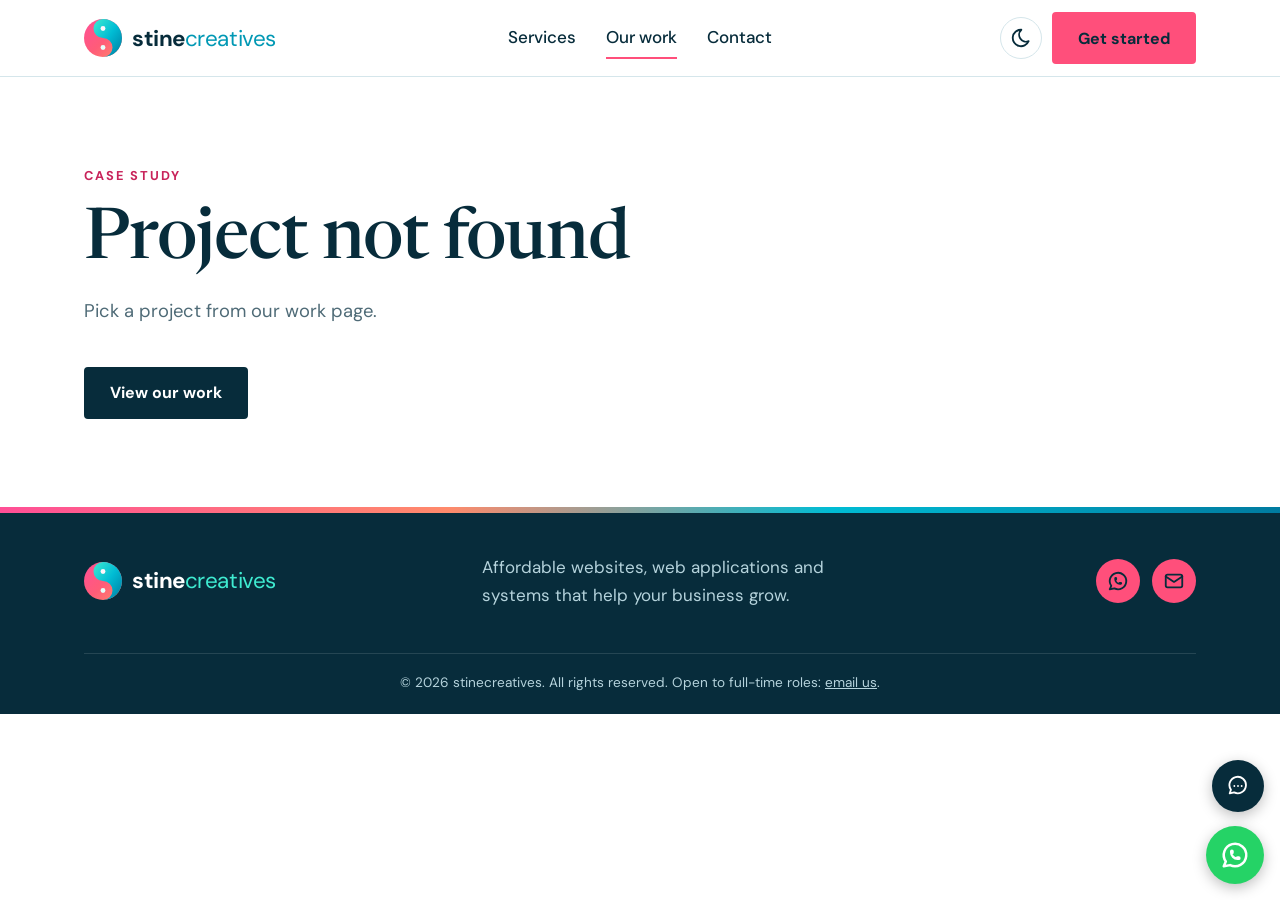
<file: case.html>
<!doctype html>
<html lang="en">
<head>
<meta charset="utf-8">
<meta name="viewport" content="width=device-width,initial-scale=1">
<title>Case Study | stinecreatives</title>
<meta name="description" content="A stinecreatives project: the problem, what we built and the tools we used.">
<meta property="og:title" content="Case Study | stinecreatives">
<meta property="og:description" content="A stinecreatives project: the problem, what we built and the tools we used.">
<meta property="og:type" content="website">
<link rel="icon" href="assets/favicon.svg" type="image/svg+xml">
<link rel="preconnect" href="https://fonts.googleapis.com">
<link rel="preconnect" href="https://fonts.gstatic.com" crossorigin>
<link href="https://fonts.googleapis.com/css2?family=Newsreader:opsz,wght@6..72,400;6..72,500&family=DM+Sans:wght@400;500;700&display=swap" rel="stylesheet">
<link rel="stylesheet" href="css/styles.css">
<script>try{document.documentElement.dataset.theme=localStorage.getItem("theme")||(matchMedia("(prefers-color-scheme:dark)").matches?"dark":"light")}catch(e){document.documentElement.dataset.theme="light"}</script>
<meta name="robots" content="noindex">
</head>
<body data-page="case">
<header id="hd"></header>
<main id="main"></main>
<footer id="ft"></footer>
<script src="js/data.js"></script>
<script src="js/app.js"></script>
</body>
</html>
</file>
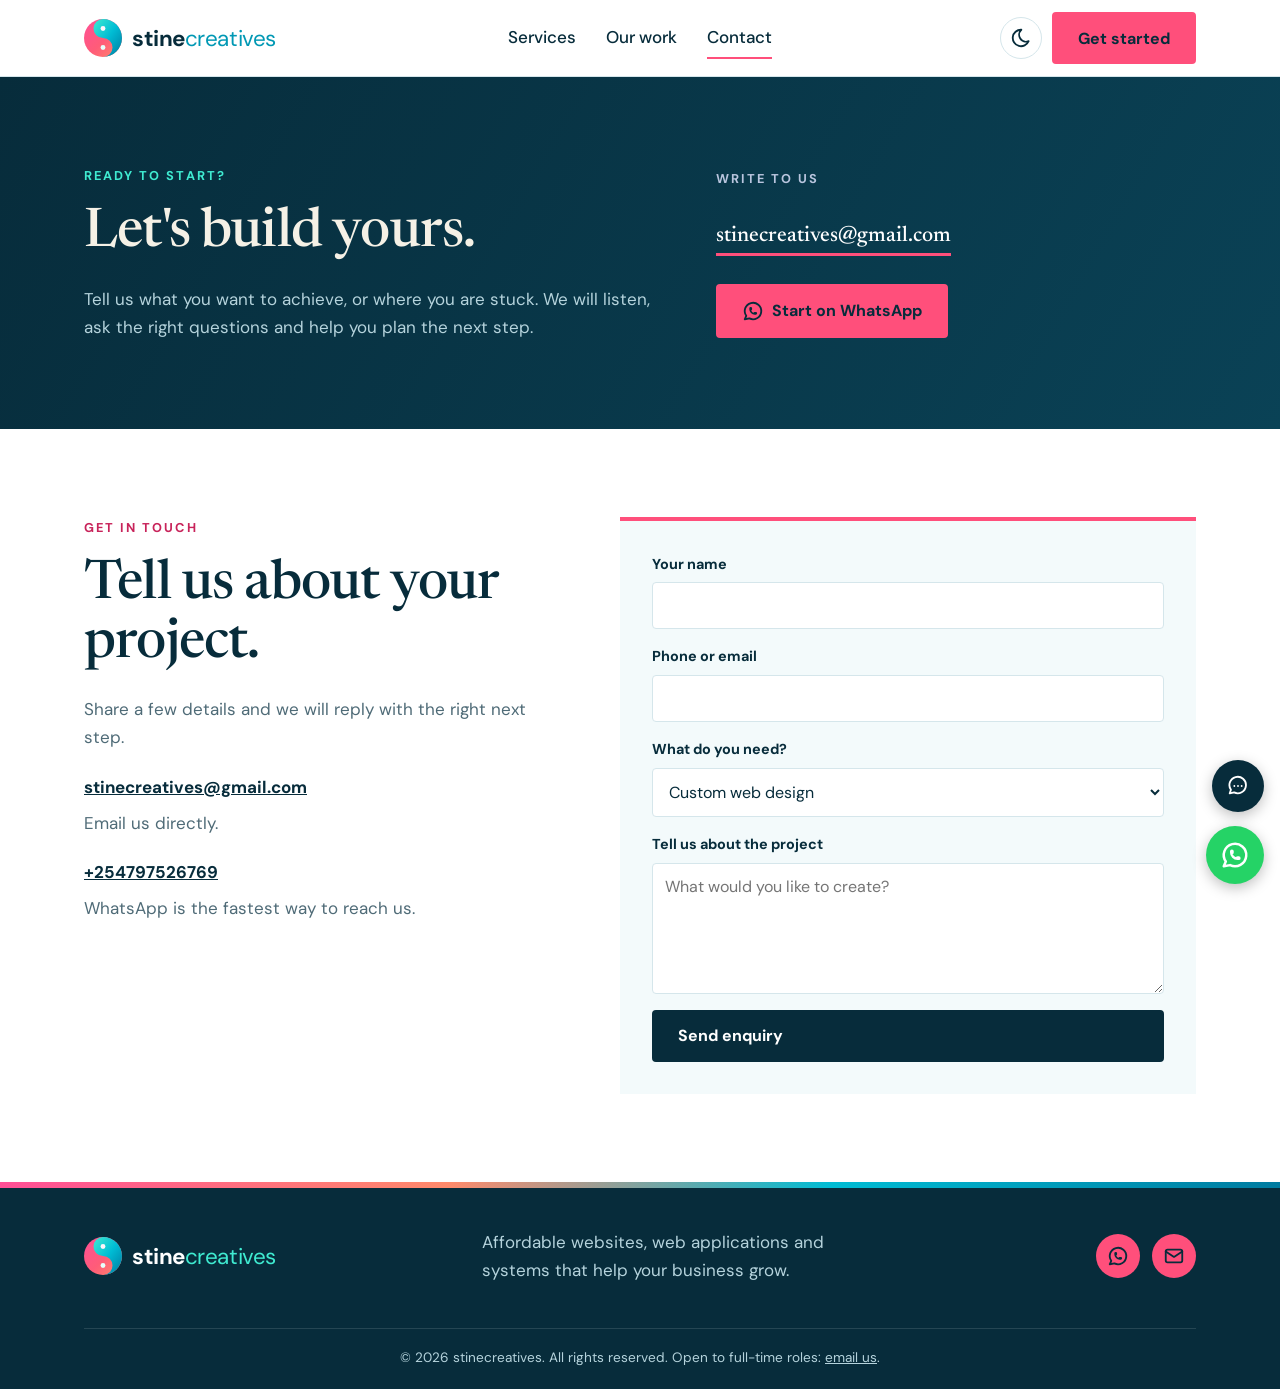
<file: contact.html>
<!doctype html>
<html lang="en">
<head>
<meta charset="utf-8">
<meta name="viewport" content="width=device-width,initial-scale=1">
<title>Contact stinecreatives | Start Your Project on WhatsApp or Email</title>
<meta name="description" content="Tell stinecreatives about your project. Enquiries go straight to WhatsApp and email.">
<link rel="canonical" href="https://stinecreatives.netlify.app/contact.html">
<meta property="og:site_name" content="stinecreatives">
<meta property="og:title" content="Contact stinecreatives | Start Your Project on WhatsApp or Email">
<meta property="og:description" content="Tell stinecreatives about your project. Enquiries go straight to WhatsApp and email.">
<meta property="og:url" content="https://stinecreatives.netlify.app/contact.html">
<meta property="og:type" content="website">
<meta property="og:image" content="https://stinecreatives.netlify.app/assets/og-image.png">
<meta name="twitter:card" content="summary_large_image">
<meta name="theme-color" content="#072C3B">
<link rel="icon" href="assets/favicon.svg" type="image/svg+xml">
<link rel="preconnect" href="https://fonts.googleapis.com">
<link rel="preconnect" href="https://fonts.gstatic.com" crossorigin>
<link href="https://fonts.googleapis.com/css2?family=Newsreader:opsz,wght@6..72,400;6..72,500&family=DM+Sans:wght@400;500;700&display=swap" rel="stylesheet">
<link rel="stylesheet" href="css/styles.css">
<script>try{document.documentElement.dataset.theme=localStorage.getItem("theme")||(matchMedia("(prefers-color-scheme:dark)").matches?"dark":"light")}catch(e){document.documentElement.dataset.theme="light"}</script>
</head>
<body data-page="contact">
<header id="hd"><div class="wrap bar"><a class="brand" href="index.html" aria-label="stinecreatives home"><svg width="38" height="38" viewBox="0 0 38 38" aria-hidden="true"><use href="#m" width="38" height="38"></use></svg><span>stine<em>creatives</em></span></a><nav id="nav" aria-label="Main"><a href="services.html">Services</a><a href="work.html">Our work</a><a href="contact.html" aria-current="page">Contact</a></nav><div class="tools"><button id="th" class="ghost" aria-label="Switch to dark mode"><svg class="i" viewBox="0 0 24 24" fill="none" stroke="currentColor" stroke-width="2" stroke-linecap="round" stroke-linejoin="round" aria-hidden="true"><path d="M12 3c.132 0 .263 0 .393 0a7.5 7.5 0 0 0 7.92 12.446a9 9 0 1 1-8.313-12.454z"></path></svg></button><a class="btn" href="contact.html">Get started</a><button id="mn" class="ghost menu" aria-label="Menu" aria-expanded="false" aria-controls="nav"><svg class="i" viewBox="0 0 24 24" fill="none" stroke="currentColor" stroke-width="2" stroke-linecap="round" stroke-linejoin="round" aria-hidden="true"><path d="M4 6h16M4 12h16M4 18h16"></path></svg></button></div></div></header>
<main id="main"><section class="band sec" id="start"><div class="wrap"><div><span class="eye" style="color:#3FEBD1">Ready to start?</span><h1 style="font-size:clamp(2.1rem,4.6vw,3.4rem);margin-bottom:.4em">Let's build yours.</h1><p>Tell us what you want to achieve, or where you are stuck. We will listen, ask the right questions and help you plan the next step.</p></div><div><span class="eye" style="color:#B9C5DE">Write to us</span><a class="mail" href="mailto:stinecreatives@gmail.com">stinecreatives@gmail.com</a><div class="row" style="margin-top:28px"><a class="btn" href="https://wa.me/254797526769?text=Hi%20stinecreatives%2C%20I%20would%20like%20to%20talk%20about%20a%20project." target="_blank" rel="noopener"><svg class="i" viewBox="0 0 24 24" fill="none" stroke="currentColor" stroke-width="2" stroke-linecap="round" stroke-linejoin="round" aria-hidden="true"><path d="M3 21l1.65-3.8a9 9 0 1 1 3.4 2.9l-5.05.9"></path><path d="M9 10a.5.5 0 0 0 1 0v-1a.5.5 0 0 0-1 0v1a5 5 0 0 0 5 5h1a.5.5 0 0 0 0-1h-1a.5.5 0 0 0 0 1"></path></svg>Start on WhatsApp</a></div></div></div></section><section class="sec wrap" id="enquiry"><div class="enq"><div class="info"><span class="eye">Get in touch</span><h2>Tell us about your project.</h2><p class="mu">Share a few details and we will reply with the right next step.</p><p><a href="mailto:stinecreatives@gmail.com">stinecreatives@gmail.com</a><br><span class="mu">Email us directly.</span></p><p><a href="https://wa.me/254797526769" target="_blank" rel="noopener">+254797526769</a><br><span class="mu">WhatsApp is the fastest way to reach us.</span></p></div><form id="f"><label>Your name<input name="name" required="" autocomplete="name"></label><label>Phone or email<input name="contact" required=""></label><label>What do you need?<select name="service"><option>Custom web design</option><option>Web applications</option><option>E-commerce</option><option>SEO service design</option><option>Systems</option><option>Not sure yet</option></select></label><label>Tell us about the project<textarea name="message" rows="5" required="" placeholder="What would you like to create?"></textarea></label><button class="btn d" type="submit">Send enquiry</button><p id="ok" class="mu" role="status" hidden=""></p></form></div></section></main>
<footer id="ft"><div class="stripes"></div><div class="wrap"><a class="brand" href="index.html" aria-label="stinecreatives home"><svg width="38" height="38" viewBox="0 0 38 38" aria-hidden="true"><use href="#m" width="38" height="38"></use></svg><span>stine<em>creatives</em></span></a><p style="max-width:34ch">Affordable websites, web applications and systems that help your business grow.</p><div class="row"><a class="ic" href="https://wa.me/254797526769" target="_blank" rel="noopener" aria-label="Chat on WhatsApp"><svg class="i" viewBox="0 0 24 24" fill="none" stroke="currentColor" stroke-width="2" stroke-linecap="round" stroke-linejoin="round" aria-hidden="true"><path d="M3 21l1.65-3.8a9 9 0 1 1 3.4 2.9l-5.05.9"></path><path d="M9 10a.5.5 0 0 0 1 0v-1a.5.5 0 0 0-1 0v1a5 5 0 0 0 5 5h1a.5.5 0 0 0 0-1h-1a.5.5 0 0 0 0 1"></path></svg></a><a class="ic" href="mailto:stinecreatives@gmail.com" aria-label="Email us"><svg class="i" viewBox="0 0 24 24" fill="none" stroke="currentColor" stroke-width="2" stroke-linecap="round" stroke-linejoin="round" aria-hidden="true"><path d="M3 7a2 2 0 0 1 2-2h14a2 2 0 0 1 2 2v10a2 2 0 0 1-2 2H5a2 2 0 0 1-2-2z"></path><path d="M3 7l9 6l9-6"></path></svg></a></div><div class="fine" style="width:100%">© 2026 stinecreatives. All rights reserved. Open to full-time roles: <a href="mailto:stinecreatives@gmail.com?subject=Job%20opportunity">email us</a>.</div></div></footer>
<script src="js/data.js"></script>
<script src="js/app.js"></script>
</body>
</html>
</file>
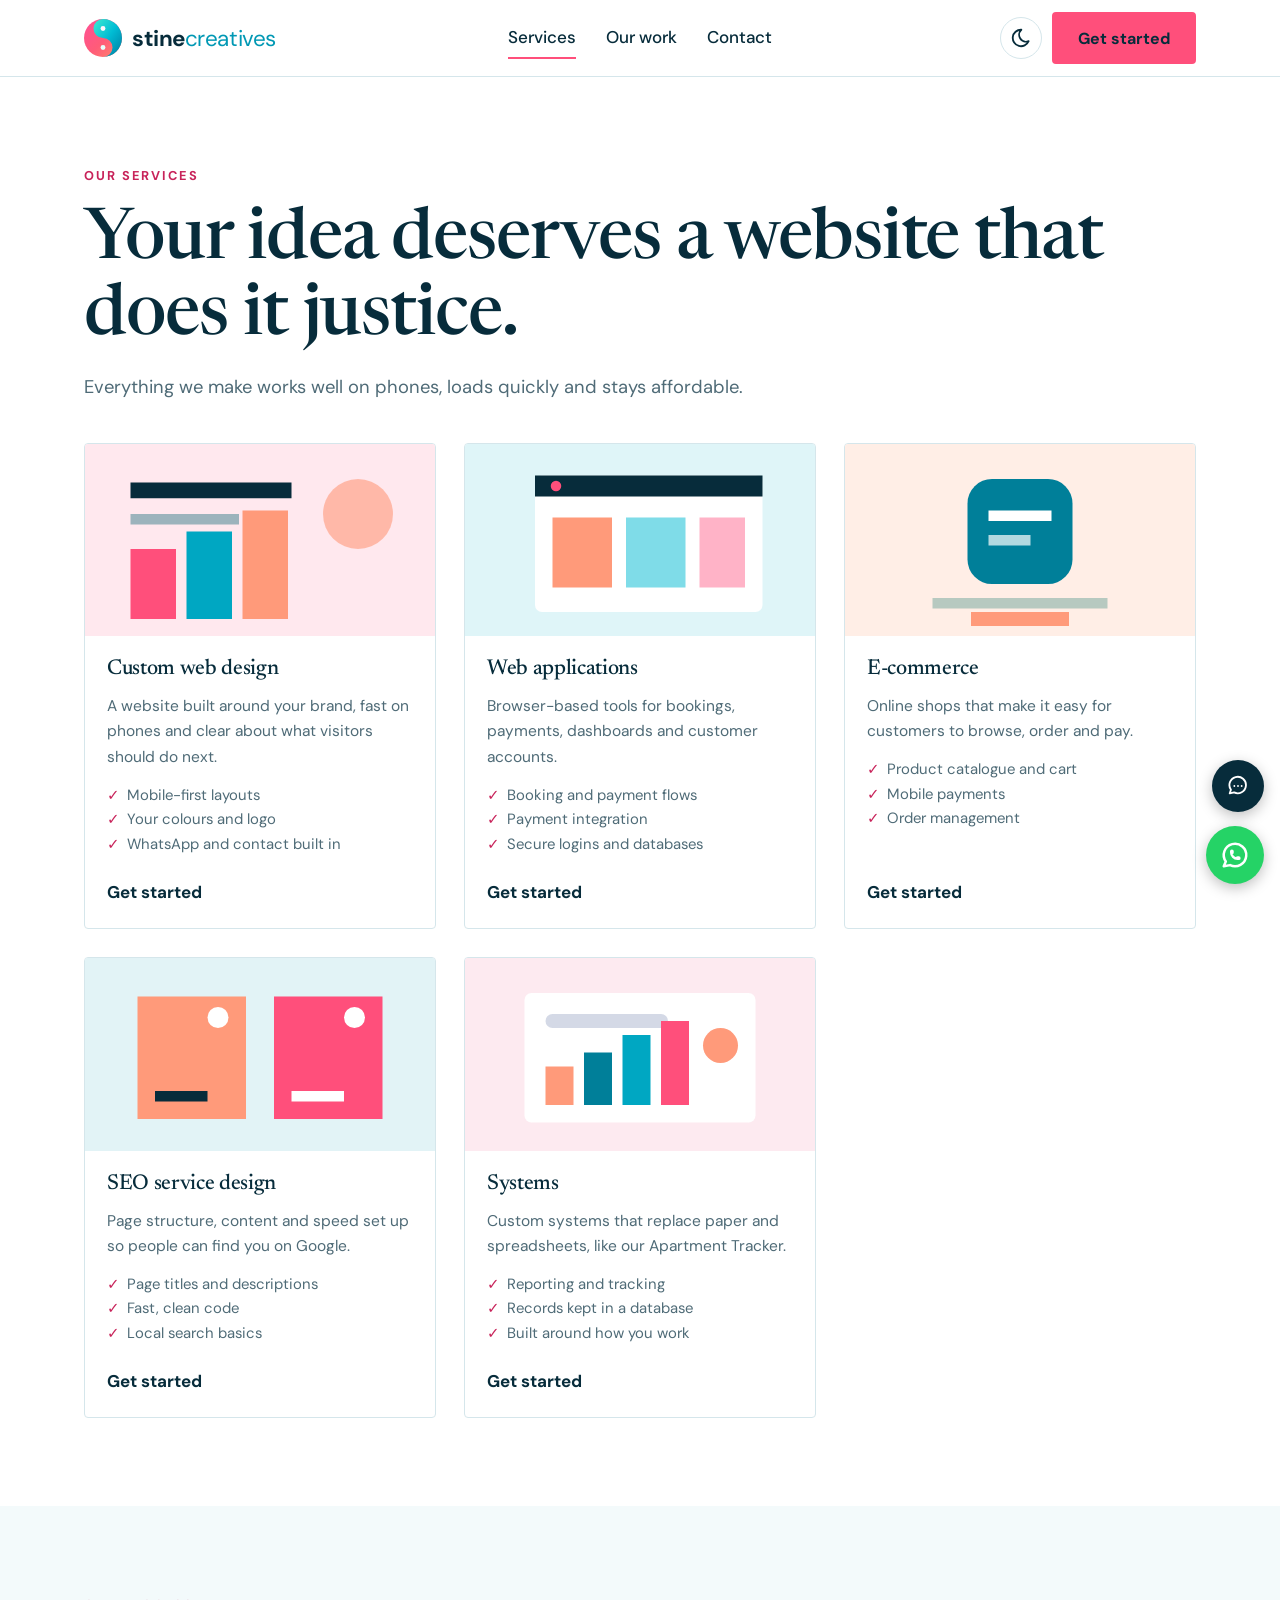
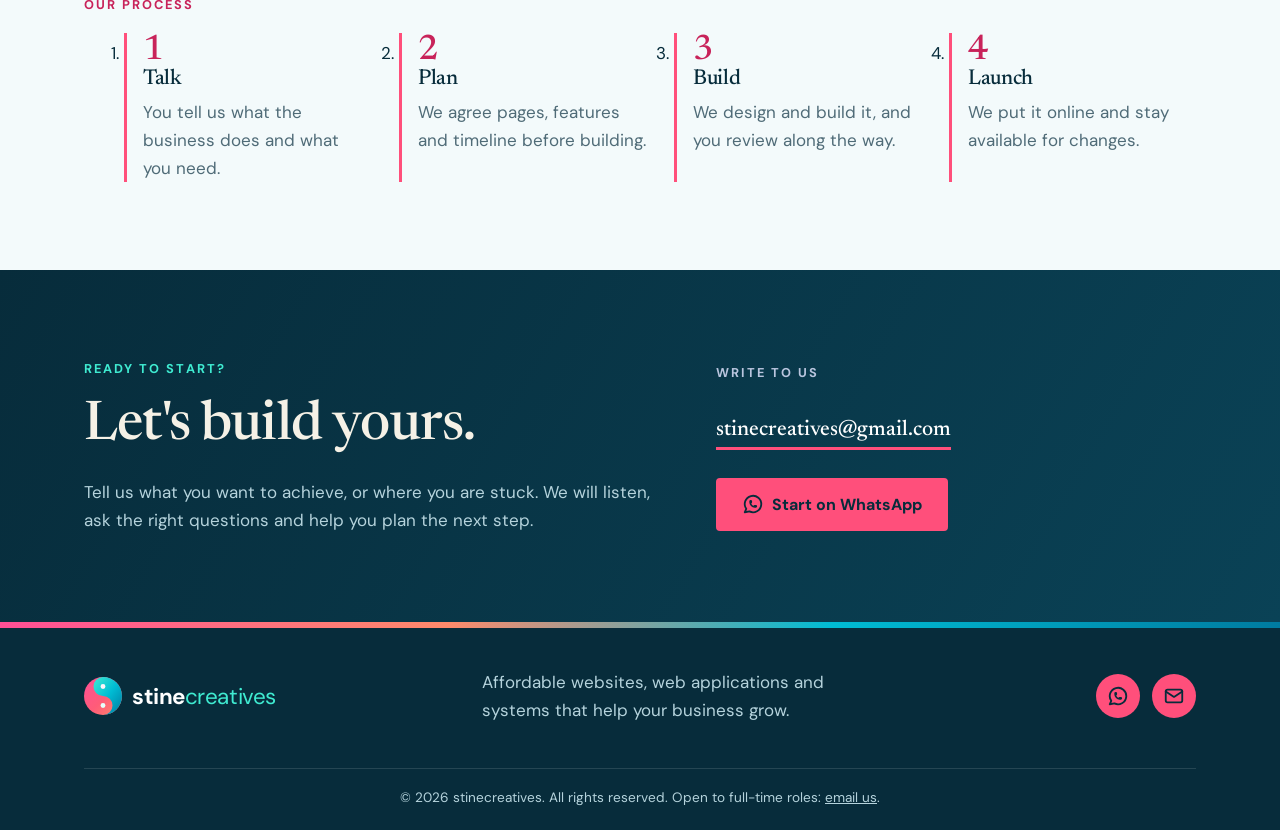
<file: services.html>
<!doctype html>
<html lang="en">
<head>
<meta charset="utf-8">
<meta name="viewport" content="width=device-width,initial-scale=1">
<title>Services | Web Design, Web Apps, E-commerce, SEO and Systems | stinecreatives</title>
<meta name="description" content="Custom web design, web applications, e-commerce, SEO service design and custom systems. Affordable, fast and mobile friendly.">
<link rel="canonical" href="https://stinecreatives.netlify.app/services.html">
<meta property="og:site_name" content="stinecreatives">
<meta property="og:title" content="Services | Web Design, Web Apps, E-commerce, SEO and Systems | stinecreatives">
<meta property="og:description" content="Custom web design, web applications, e-commerce, SEO service design and custom systems. Affordable, fast and mobile friendly.">
<meta property="og:url" content="https://stinecreatives.netlify.app/services.html">
<meta property="og:type" content="website">
<meta property="og:image" content="https://stinecreatives.netlify.app/assets/og-image.png">
<meta name="twitter:card" content="summary_large_image">
<meta name="theme-color" content="#072C3B">
<link rel="icon" href="assets/favicon.svg" type="image/svg+xml">
<link rel="preconnect" href="https://fonts.googleapis.com">
<link rel="preconnect" href="https://fonts.gstatic.com" crossorigin>
<link href="https://fonts.googleapis.com/css2?family=Newsreader:opsz,wght@6..72,400;6..72,500&family=DM+Sans:wght@400;500;700&display=swap" rel="stylesheet">
<link rel="stylesheet" href="css/styles.css">
<script>try{document.documentElement.dataset.theme=localStorage.getItem("theme")||(matchMedia("(prefers-color-scheme:dark)").matches?"dark":"light")}catch(e){document.documentElement.dataset.theme="light"}</script>
</head>
<body data-page="services">
<header id="hd"><div class="wrap bar"><a class="brand" href="index.html" aria-label="stinecreatives home"><svg width="38" height="38" viewBox="0 0 38 38" aria-hidden="true"><use href="#m" width="38" height="38"></use></svg><span>stine<em>creatives</em></span></a><nav id="nav" aria-label="Main"><a href="services.html" aria-current="page">Services</a><a href="work.html">Our work</a><a href="contact.html">Contact</a></nav><div class="tools"><button id="th" class="ghost" aria-label="Switch to dark mode"><svg class="i" viewBox="0 0 24 24" fill="none" stroke="currentColor" stroke-width="2" stroke-linecap="round" stroke-linejoin="round" aria-hidden="true"><path d="M12 3c.132 0 .263 0 .393 0a7.5 7.5 0 0 0 7.92 12.446a9 9 0 1 1-8.313-12.454z"></path></svg></button><a class="btn" href="contact.html">Get started</a><button id="mn" class="ghost menu" aria-label="Menu" aria-expanded="false" aria-controls="nav"><svg class="i" viewBox="0 0 24 24" fill="none" stroke="currentColor" stroke-width="2" stroke-linecap="round" stroke-linejoin="round" aria-hidden="true"><path d="M4 6h16M4 12h16M4 18h16"></path></svg></button></div></div></header>
<main id="main"><section class="sec wrap" style="padding-bottom:40px"><span class="eye">Our services</span><h1>Your idea deserves a website that does it justice.</h1><p class="mu" style="font-size:1.15rem;margin-top:16px">Everything we make works well on phones, loads quickly and stays affordable.</p></section><section class="wrap sec" style="padding-top:0"><div class="cards"><article class="scard" id="s0"><div class="art a0"><svg viewBox="0 0 200 110" aria-hidden="true"><rect x="26" y="22" width="92" height="9" fill="#072C3B"></rect><rect x="26" y="40" width="62" height="6" fill="#9CB3BC"></rect><rect x="26" y="60" width="26" height="40" fill="#FF4F7B"></rect><rect x="58" y="50" width="26" height="50" fill="#00A7C2"></rect><rect x="90" y="38" width="26" height="62" fill="#FF9A7A"></rect><circle cx="156" cy="40" r="20" fill="#FF9A7A" opacity=".6"></circle></svg></div><div class="sb"><h3>Custom web design</h3><p>A website built around your brand, fast on phones and clear about what visitors should do next.</p><ul><li>Mobile-first layouts</li><li>Your colours and logo</li><li>WhatsApp and contact built in</li></ul><a class="more" href="contact.html">Get started</a></div></article><article class="scard" id="s1"><div class="art a1"><svg viewBox="0 0 200 110" aria-hidden="true"><rect x="40" y="18" width="130" height="78" rx="4" fill="#fff"></rect><rect x="40" y="18" width="130" height="12" fill="#072C3B"></rect><rect x="50" y="42" width="34" height="40" fill="#FF9A7A"></rect><rect x="92" y="42" width="34" height="40" fill="#7FDCE8"></rect><rect x="134" y="42" width="26" height="40" fill="#FFB3C7"></rect><circle cx="52" cy="24" r="3" fill="#FF4F7B"></circle></svg></div><div class="sb"><h3>Web applications</h3><p>Browser-based tools for bookings, payments, dashboards and customer accounts.</p><ul><li>Booking and payment flows</li><li>Payment integration</li><li>Secure logins and databases</li></ul><a class="more" href="contact.html">Get started</a></div></article><article class="scard" id="s2"><div class="art a2"><svg viewBox="0 0 200 110" aria-hidden="true"><rect x="70" y="20" width="60" height="60" rx="14" fill="#007F99"></rect><rect x="82" y="38" width="36" height="6" fill="#fff"></rect><rect x="82" y="52" width="24" height="6" fill="#fff" opacity=".7"></rect><rect x="50" y="88" width="100" height="6" fill="#B7C9C0"></rect><rect x="72" y="96" width="56" height="8" fill="#FF9A7A"></rect></svg></div><div class="sb"><h3>E-commerce</h3><p>Online shops that make it easy for customers to browse, order and pay.</p><ul><li>Product catalogue and cart</li><li>Mobile payments</li><li>Order management</li></ul><a class="more" href="contact.html">Get started</a></div></article><article class="scard" id="s3"><div class="art a3"><svg viewBox="0 0 200 110" aria-hidden="true"><rect x="30" y="22" width="62" height="70" fill="#FF9A7A"></rect><rect x="108" y="22" width="62" height="70" fill="#FF4F7B"></rect><circle cx="76" cy="34" r="6" fill="#fff"></circle><circle cx="154" cy="34" r="6" fill="#fff"></circle><rect x="40" y="76" width="30" height="6" fill="#072C3B"></rect><rect x="118" y="76" width="30" height="6" fill="#fff"></rect></svg></div><div class="sb"><h3>SEO service design</h3><p>Page structure, content and speed set up so people can find you on Google.</p><ul><li>Page titles and descriptions</li><li>Fast, clean code</li><li>Local search basics</li></ul><a class="more" href="contact.html">Get started</a></div></article><article class="scard" id="s4"><div class="art a4"><svg viewBox="0 0 200 110" aria-hidden="true"><rect x="34" y="20" width="132" height="74" rx="4" fill="#fff"></rect><rect x="46" y="32" width="70" height="8" rx="4" fill="#D4D9E6"></rect><rect x="46" y="62" width="16" height="22" fill="#FF9A7A"></rect><rect x="68" y="54" width="16" height="30" fill="#007F99"></rect><rect x="90" y="44" width="16" height="40" fill="#00A7C2"></rect><rect x="112" y="36" width="16" height="48" fill="#FF4F7B"></rect><circle cx="146" cy="50" r="10" fill="#FF9A7A"></circle></svg></div><div class="sb"><h3>Systems</h3><p>Custom systems that replace paper and spreadsheets, like our Apartment Tracker.</p><ul><li>Reporting and tracking</li><li>Records kept in a database</li><li>Built around how you work</li></ul><a class="more" href="contact.html">Get started</a></div></article></div></section><section class="sec alt"><div class="wrap"><span class="eye">Our process</span><ol class="steps"><li><h3>Talk</h3><p class="mu">You tell us what the business does and what you need.</p></li><li><h3>Plan</h3><p class="mu">We agree pages, features and timeline before building.</p></li><li><h3>Build</h3><p class="mu">We design and build it, and you review along the way.</p></li><li><h3>Launch</h3><p class="mu">We put it online and stay available for changes.</p></li></ol></div></section><section class="band sec" id="start"><div class="wrap"><div><span class="eye" style="color:#3FEBD1">Ready to start?</span><h2>Let's build yours.</h2><p>Tell us what you want to achieve, or where you are stuck. We will listen, ask the right questions and help you plan the next step.</p></div><div><span class="eye" style="color:#B9C5DE">Write to us</span><a class="mail" href="mailto:stinecreatives@gmail.com">stinecreatives@gmail.com</a><div class="row" style="margin-top:28px"><a class="btn" href="https://wa.me/254797526769?text=Hi%20stinecreatives%2C%20I%20would%20like%20to%20talk%20about%20a%20project." target="_blank" rel="noopener"><svg class="i" viewBox="0 0 24 24" fill="none" stroke="currentColor" stroke-width="2" stroke-linecap="round" stroke-linejoin="round" aria-hidden="true"><path d="M3 21l1.65-3.8a9 9 0 1 1 3.4 2.9l-5.05.9"></path><path d="M9 10a.5.5 0 0 0 1 0v-1a.5.5 0 0 0-1 0v1a5 5 0 0 0 5 5h1a.5.5 0 0 0 0-1h-1a.5.5 0 0 0 0 1"></path></svg>Start on WhatsApp</a></div></div></div></section></main>
<footer id="ft"><div class="stripes"></div><div class="wrap"><a class="brand" href="index.html" aria-label="stinecreatives home"><svg width="38" height="38" viewBox="0 0 38 38" aria-hidden="true"><use href="#m" width="38" height="38"></use></svg><span>stine<em>creatives</em></span></a><p style="max-width:34ch">Affordable websites, web applications and systems that help your business grow.</p><div class="row"><a class="ic" href="https://wa.me/254797526769" target="_blank" rel="noopener" aria-label="Chat on WhatsApp"><svg class="i" viewBox="0 0 24 24" fill="none" stroke="currentColor" stroke-width="2" stroke-linecap="round" stroke-linejoin="round" aria-hidden="true"><path d="M3 21l1.65-3.8a9 9 0 1 1 3.4 2.9l-5.05.9"></path><path d="M9 10a.5.5 0 0 0 1 0v-1a.5.5 0 0 0-1 0v1a5 5 0 0 0 5 5h1a.5.5 0 0 0 0-1h-1a.5.5 0 0 0 0 1"></path></svg></a><a class="ic" href="mailto:stinecreatives@gmail.com" aria-label="Email us"><svg class="i" viewBox="0 0 24 24" fill="none" stroke="currentColor" stroke-width="2" stroke-linecap="round" stroke-linejoin="round" aria-hidden="true"><path d="M3 7a2 2 0 0 1 2-2h14a2 2 0 0 1 2 2v10a2 2 0 0 1-2 2H5a2 2 0 0 1-2-2z"></path><path d="M3 7l9 6l9-6"></path></svg></a></div><div class="fine" style="width:100%">© 2026 stinecreatives. All rights reserved. Open to full-time roles: <a href="mailto:stinecreatives@gmail.com?subject=Job%20opportunity">email us</a>.</div></div></footer>
<script src="js/data.js"></script>
<script src="js/app.js"></script>
</body>
</html>
</file>
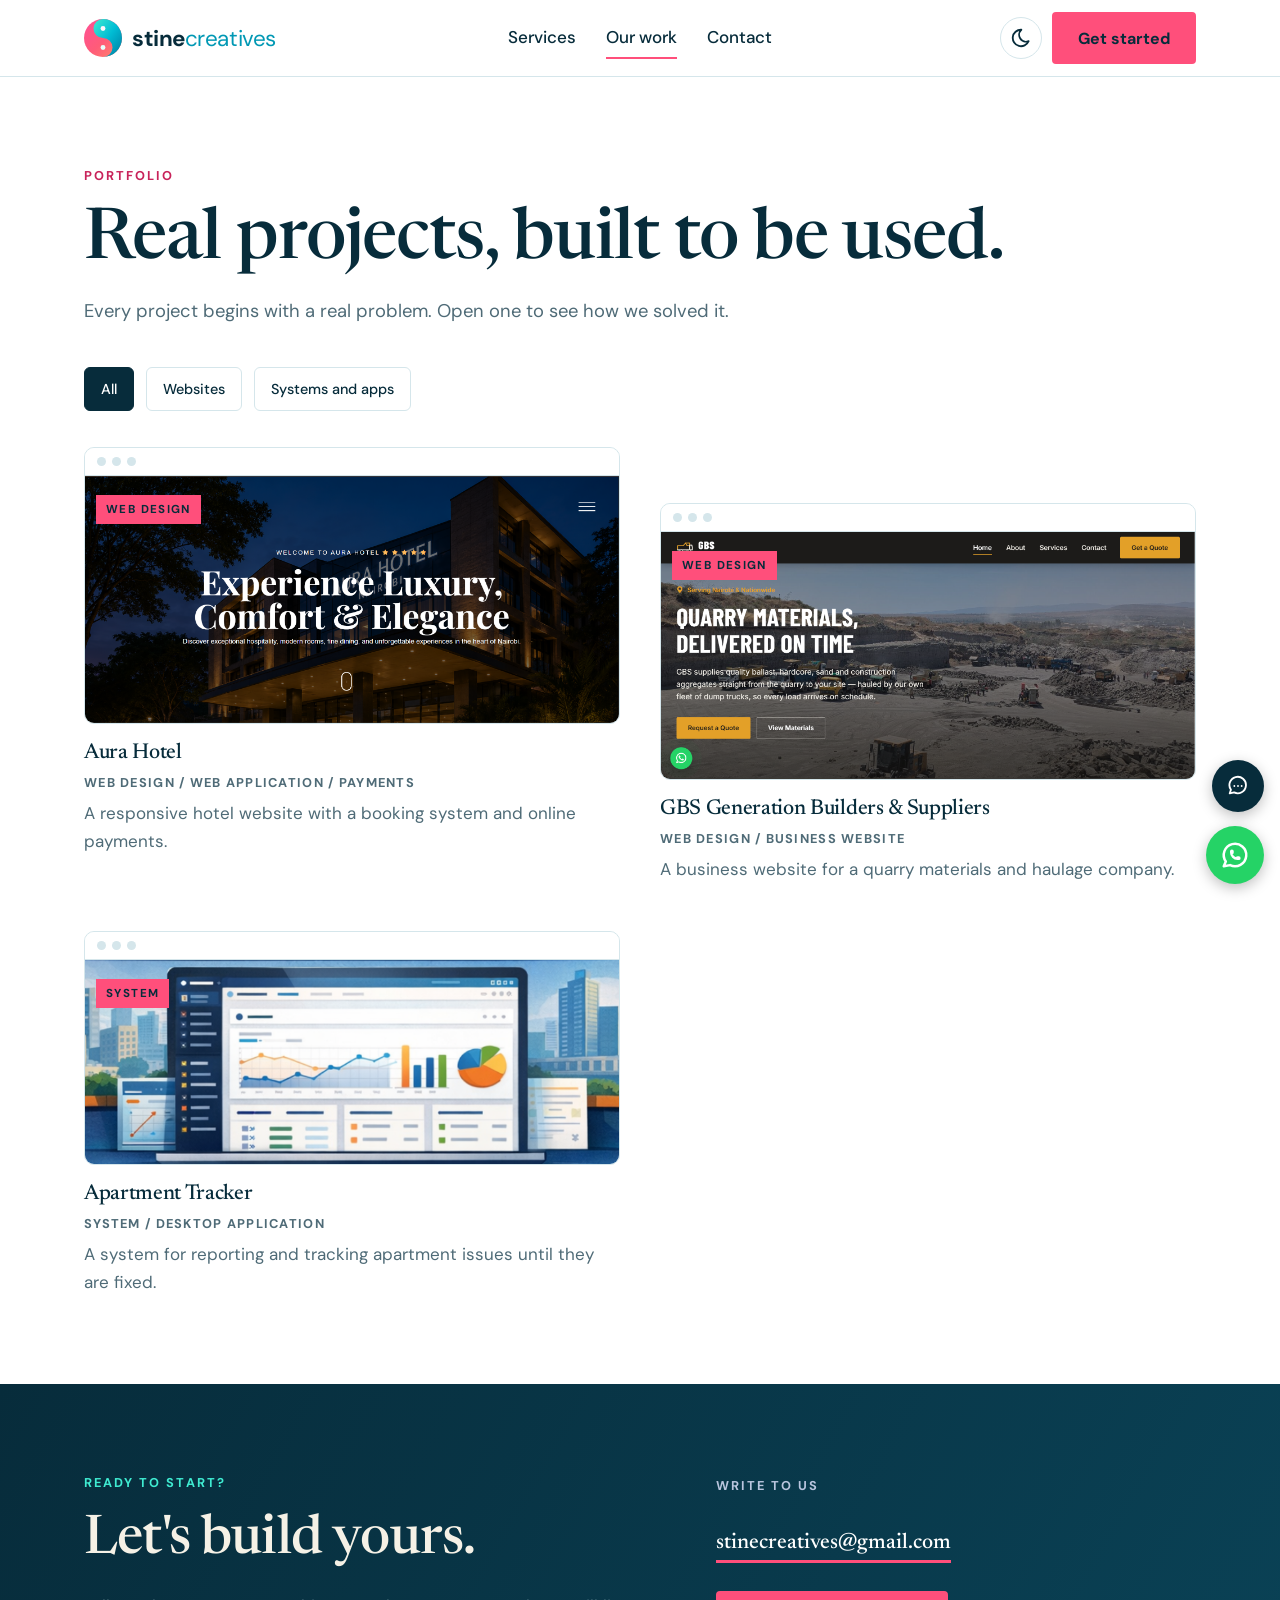
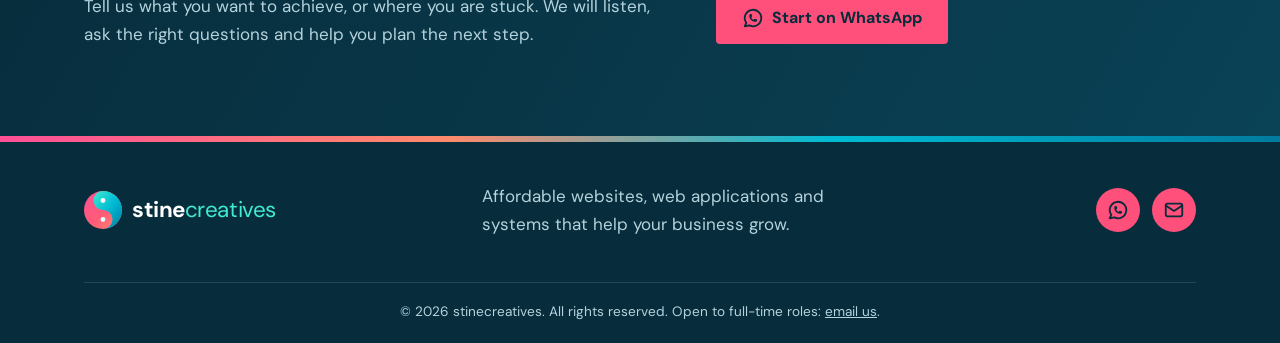
<file: work.html>
<!doctype html>
<html lang="en">
<head>
<meta charset="utf-8">
<meta name="viewport" content="width=device-width,initial-scale=1">
<title>Our Work | Websites and Systems by stinecreatives</title>
<meta name="description" content="Real projects by stinecreatives: Aura Hotel booking site with online payments, GBS quarry materials website and the Apartment Tracker system.">
<link rel="canonical" href="https://stinecreatives.netlify.app/work.html">
<meta property="og:site_name" content="stinecreatives">
<meta property="og:title" content="Our Work | Websites and Systems by stinecreatives">
<meta property="og:description" content="Real projects by stinecreatives: Aura Hotel booking site with online payments, GBS quarry materials website and the Apartment Tracker system.">
<meta property="og:url" content="https://stinecreatives.netlify.app/work.html">
<meta property="og:type" content="website">
<meta property="og:image" content="https://stinecreatives.netlify.app/assets/og-image.png">
<meta name="twitter:card" content="summary_large_image">
<meta name="theme-color" content="#072C3B">
<link rel="icon" href="assets/favicon.svg" type="image/svg+xml">
<link rel="preconnect" href="https://fonts.googleapis.com">
<link rel="preconnect" href="https://fonts.gstatic.com" crossorigin>
<link href="https://fonts.googleapis.com/css2?family=Newsreader:opsz,wght@6..72,400;6..72,500&family=DM+Sans:wght@400;500;700&display=swap" rel="stylesheet">
<link rel="stylesheet" href="css/styles.css">
<script>try{document.documentElement.dataset.theme=localStorage.getItem("theme")||(matchMedia("(prefers-color-scheme:dark)").matches?"dark":"light")}catch(e){document.documentElement.dataset.theme="light"}</script>
</head>
<body data-page="work">
<header id="hd"><div class="wrap bar"><a class="brand" href="index.html" aria-label="stinecreatives home"><svg width="38" height="38" viewBox="0 0 38 38" aria-hidden="true"><use href="#m" width="38" height="38"></use></svg><span>stine<em>creatives</em></span></a><nav id="nav" aria-label="Main"><a href="services.html">Services</a><a href="work.html" aria-current="page">Our work</a><a href="contact.html">Contact</a></nav><div class="tools"><button id="th" class="ghost" aria-label="Switch to dark mode"><svg class="i" viewBox="0 0 24 24" fill="none" stroke="currentColor" stroke-width="2" stroke-linecap="round" stroke-linejoin="round" aria-hidden="true"><path d="M12 3c.132 0 .263 0 .393 0a7.5 7.5 0 0 0 7.92 12.446a9 9 0 1 1-8.313-12.454z"></path></svg></button><a class="btn" href="contact.html">Get started</a><button id="mn" class="ghost menu" aria-label="Menu" aria-expanded="false" aria-controls="nav"><svg class="i" viewBox="0 0 24 24" fill="none" stroke="currentColor" stroke-width="2" stroke-linecap="round" stroke-linejoin="round" aria-hidden="true"><path d="M4 6h16M4 12h16M4 18h16"></path></svg></button></div></div></header>
<main id="main"><section class="sec wrap" style="padding-bottom:40px"><span class="eye">Portfolio</span><h1>Real projects, built to be used.</h1><p class="mu" style="font-size:1.15rem;margin-top:16px">Every project begins with a real problem. Open one to see how we solved it.</p></section><section class="wrap sec" style="padding-top:0"><div class="filters row" role="group" aria-label="Filter projects"><button class="ghost" data-k="all" aria-pressed="true">All</button><button class="ghost" data-k="web" aria-pressed="false">Websites</button><button class="ghost" data-k="app" aria-pressed="false">Systems and apps</button></div><div class="work" id="pg"><a class="card" href="case-aura-hotel.html"><span class="chip">Web design</span><div class="frame"><div class="dots"><i></i><i></i><i></i></div><img src="assets/img/aura-hotel.png" alt="Aura Hotel preview" loading="lazy"></div><h3>Aura Hotel</h3><p class="tags">Web design / Web application / Payments</p><p class="mu" style="margin-top:6px">A responsive hotel website with a booking system and online payments.</p></a><a class="card" href="case-gbs-suppliers.html"><span class="chip">Web design</span><div class="frame"><div class="dots"><i></i><i></i><i></i></div><img src="assets/img/gbs.png" alt="GBS Generation Builders &amp; Suppliers preview" loading="lazy"></div><h3>GBS Generation Builders &amp; Suppliers</h3><p class="tags">Web design / Business website</p><p class="mu" style="margin-top:6px">A business website for a quarry materials and haulage company.</p></a><a class="card" href="case-apartment-tracker.html"><span class="chip">System</span><div class="frame"><div class="dots"><i></i><i></i><i></i></div><img src="assets/img/apartment-tracker.png" alt="Apartment Tracker preview" loading="lazy"></div><h3>Apartment Tracker</h3><p class="tags">System / Desktop application</p><p class="mu" style="margin-top:6px">A system for reporting and tracking apartment issues until they are fixed.</p></a></div></section><section class="band sec" id="start"><div class="wrap"><div><span class="eye" style="color:#3FEBD1">Ready to start?</span><h2>Let's build yours.</h2><p>Tell us what you want to achieve, or where you are stuck. We will listen, ask the right questions and help you plan the next step.</p></div><div><span class="eye" style="color:#B9C5DE">Write to us</span><a class="mail" href="mailto:stinecreatives@gmail.com">stinecreatives@gmail.com</a><div class="row" style="margin-top:28px"><a class="btn" href="https://wa.me/254797526769?text=Hi%20stinecreatives%2C%20I%20would%20like%20to%20talk%20about%20a%20project." target="_blank" rel="noopener"><svg class="i" viewBox="0 0 24 24" fill="none" stroke="currentColor" stroke-width="2" stroke-linecap="round" stroke-linejoin="round" aria-hidden="true"><path d="M3 21l1.65-3.8a9 9 0 1 1 3.4 2.9l-5.05.9"></path><path d="M9 10a.5.5 0 0 0 1 0v-1a.5.5 0 0 0-1 0v1a5 5 0 0 0 5 5h1a.5.5 0 0 0 0-1h-1a.5.5 0 0 0 0 1"></path></svg>Start on WhatsApp</a></div></div></div></section></main>
<footer id="ft"><div class="stripes"></div><div class="wrap"><a class="brand" href="index.html" aria-label="stinecreatives home"><svg width="38" height="38" viewBox="0 0 38 38" aria-hidden="true"><use href="#m" width="38" height="38"></use></svg><span>stine<em>creatives</em></span></a><p style="max-width:34ch">Affordable websites, web applications and systems that help your business grow.</p><div class="row"><a class="ic" href="https://wa.me/254797526769" target="_blank" rel="noopener" aria-label="Chat on WhatsApp"><svg class="i" viewBox="0 0 24 24" fill="none" stroke="currentColor" stroke-width="2" stroke-linecap="round" stroke-linejoin="round" aria-hidden="true"><path d="M3 21l1.65-3.8a9 9 0 1 1 3.4 2.9l-5.05.9"></path><path d="M9 10a.5.5 0 0 0 1 0v-1a.5.5 0 0 0-1 0v1a5 5 0 0 0 5 5h1a.5.5 0 0 0 0-1h-1a.5.5 0 0 0 0 1"></path></svg></a><a class="ic" href="mailto:stinecreatives@gmail.com" aria-label="Email us"><svg class="i" viewBox="0 0 24 24" fill="none" stroke="currentColor" stroke-width="2" stroke-linecap="round" stroke-linejoin="round" aria-hidden="true"><path d="M3 7a2 2 0 0 1 2-2h14a2 2 0 0 1 2 2v10a2 2 0 0 1-2 2H5a2 2 0 0 1-2-2z"></path><path d="M3 7l9 6l9-6"></path></svg></a></div><div class="fine" style="width:100%">© 2026 stinecreatives. All rights reserved. Open to full-time roles: <a href="mailto:stinecreatives@gmail.com?subject=Job%20opportunity">email us</a>.</div></div></footer>
<script src="js/data.js"></script>
<script src="js/app.js"></script>
</body>
</html>
</file>
<file: css/styles.css>
:root{--bg:#fff;--bg2:#F3FAFB;--tx:#072C3B;--mu:#4F6B77;--bd:#D5E6EB;--navy:#072C3B;--rose:#FF4F7B;--lagoon:#00A7C2;--hl:#C8235A;--hl2:#0098B4;--bar:#fff}
[data-theme=dark]{--bg:#071E29;--bg2:#0C2B3A;--tx:#E8F6FA;--mu:#9CC0CC;--bd:#1D4455;--rose:#FF6B8F;--lagoon:#3FEBD1;--hl:#FF8FAB;--hl2:#3FEBD1;--bar:#071E29}
*{box-sizing:border-box;margin:0}html{scroll-behavior:smooth}
body{font:400 17px/1.65 "DM Sans",system-ui,sans-serif;background:var(--bg);color:var(--tx);-webkit-text-size-adjust:100%}
h1,h2,h3{font-family:Newsreader,Georgia,serif;font-weight:500;line-height:1.08;letter-spacing:-.015em}
h1{font-size:clamp(2.6rem,6vw,4.4rem)}h2{font-size:clamp(2.1rem,4.6vw,3.4rem);margin-bottom:.4em}h3{font-size:1.35rem;margin-bottom:.3em}
p{max-width:62ch}a{color:inherit}img{max-width:100%;display:block}ul{padding:0;list-style:none}
.wrap{max-width:1160px;margin:auto;padding:0 24px}.sec{padding-top:88px;padding-bottom:88px}.alt{background:var(--bg2)}
.mu{color:var(--mu)}.eye{font-size:.8rem;font-weight:700;letter-spacing:.16em;text-transform:uppercase;color:var(--hl);margin-bottom:18px;display:block}
:focus-visible{outline:3px solid var(--lagoon);outline-offset:2px}
#hd{position:sticky;top:0;z-index:20;background:var(--bar);border-bottom:1px solid var(--bd)}
.bar{display:grid;grid-template-columns:1fr auto 1fr;align-items:center;height:76px;gap:16px}
.brand{display:flex;align-items:center;gap:8px;text-decoration:none;font:500 1.4rem Newsreader,Georgia,serif;letter-spacing:-.01em}.brand em{font-style:normal;color:var(--hl)}
nav{display:flex;gap:30px}nav a{text-decoration:none;font-weight:500;padding:6px 0;border-bottom:2px solid transparent}nav a:hover,nav a[aria-current]{border-color:var(--rose)}
.tools{display:flex;gap:10px;justify-content:flex-end;align-items:center}
.ghost{white-space:nowrap;background:none;border:1px solid var(--bd);color:var(--tx);border-radius:6px;padding:8px 12px;font:500 .9rem "DM Sans",sans-serif;cursor:pointer}.menu{display:none}
.btn{display:inline-block;padding:.85em 1.5em;border-radius:4px;font-weight:700;text-decoration:none;border:2px solid var(--rose);background:var(--rose);color:#072C3B;cursor:pointer;font:700 1rem "DM Sans",sans-serif}
.btn.o{background:none;color:inherit;border-color:rgba(255,255,255,.35)}.btn.d{background:var(--navy);border-color:var(--navy);color:#fff}.btn:hover{filter:brightness(1.08)}
.row{display:flex;gap:12px;flex-wrap:wrap}
.hero{background:var(--navy);color:#F5F1E6}.hero .wrap{display:grid;grid-template-columns:1fr 1.05fr;gap:56px;align-items:center;padding-top:80px;padding-bottom:96px}
.hero .eye{color:var(--rose)}.hero p.lead{color:#B5D3DC;font-size:1.15rem;margin:1.4em 0 1.8em}
.ticks{display:flex;gap:10px 24px;flex-wrap:wrap;margin-top:30px;padding-top:22px;border-top:1px solid rgba(255,255,255,.14);font-size:.92rem;color:#B5D3DC}.ticks li:before{content:"\2713";color:var(--rose);margin-right:8px}
.frame{border:1px solid var(--bd);border-radius:10px;overflow:hidden;background:var(--bg2)}.hero .frame{border-color:rgba(255,255,255,.15);box-shadow:0 0 0 8px rgba(255,255,255,.05)}
.dots{display:flex;gap:6px;padding:9px 12px;border-bottom:1px solid var(--bd);background:var(--bg)}.dots i{width:9px;height:9px;border-radius:50%;background:var(--bd)}
.ph .soon{aspect-ratio:16/8;display:grid;place-items:center;color:var(--mu);font-size:.95rem}
.split{display:grid;grid-template-columns:1.1fr 1fr;gap:48px;align-items:end;margin-bottom:48px}.split p{color:var(--mu);font-size:1.1rem}
.cards{display:grid;grid-template-columns:repeat(3,1fr);gap:28px}
.scard{border:1px solid var(--bd);background:var(--bg);border-radius:4px;overflow:hidden;display:flex;flex-direction:column}
.art{aspect-ratio:200/110}.art svg{width:100%;height:100%;display:block}.a0{background:#F6EAD0}.a1{background:#EFE2DB}.a2{background:#DDEFE7}.a3{background:#E2E8F5}.a4{background:#F1E7DD}
.sb{padding:22px;display:flex;flex-direction:column;gap:6px;flex:1}.sb p{color:var(--mu);font-size:.97rem}.sb ul{color:var(--mu);font-size:.93rem;margin:6px 0}.sb ul li:before{content:"\2713";color:var(--hl);margin-right:8px}
.more{margin-top:auto;font-weight:700;text-decoration:none;padding-top:10px}
.strip{display:flex;justify-content:space-between;align-items:center;gap:20px;flex-wrap:wrap;margin-top:48px;padding-top:28px;border-top:1px solid var(--bd);color:var(--mu)}
.work{display:grid;grid-template-columns:1fr 1fr;gap:48px 40px}.work .card:nth-child(even){margin-top:56px}
.card{text-decoration:none;display:block;position:relative}.card .frame{margin-bottom:18px;position:relative}.card:hover h3{text-decoration:underline}
.chip{position:absolute;left:12px;top:48px;z-index:2;background:var(--rose);color:#072C3B;font-size:.72rem;font-weight:700;letter-spacing:.12em;text-transform:uppercase;padding:5px 10px}
.tags{color:var(--mu);font-size:.8rem;font-weight:700;letter-spacing:.1em;text-transform:uppercase}
.filters{margin:0 0 36px}.filters .ghost[aria-pressed=true]{background:var(--navy);border-color:var(--navy);color:#fff}
.band{background:var(--navy);color:#F5F1E6;position:relative;overflow:hidden}.band .wrap{display:grid;grid-template-columns:1.2fr 1fr;gap:56px;align-items:center}
.band p{color:#B5D3DC}.band .mail{display:inline-block;margin-top:10px;font:500 1.35rem Newsreader,Georgia,serif;color:#fff;text-decoration:none;border-bottom:3px solid var(--rose);padding-bottom:6px;word-break:break-all}
.enq{display:grid;grid-template-columns:1fr 1.2fr;gap:56px}.enq .info p{margin:.8em 0}.enq .info a{font-weight:700}
form{display:grid;gap:16px;background:var(--bg2);border-top:4px solid var(--rose);padding:32px}label{display:grid;gap:6px;font-weight:700;font-size:.9rem}
input,select,textarea{font:400 1rem "DM Sans",sans-serif;padding:12px;border-radius:4px;border:1px solid var(--bd);background:var(--bg);color:var(--tx)}
.steps{display:grid;grid-template-columns:repeat(auto-fit,minmax(220px,1fr));gap:28px;counter-reset:s}.steps li{counter-increment:s;border-left:3px solid var(--rose);padding-left:16px}.steps li:before{content:counter(s);font:500 2.2rem Newsreader,Georgia,serif;color:var(--hl)}
.two{display:grid;grid-template-columns:1fr 1fr;gap:40px}
#ft{background:var(--navy);color:#B5D3DC}#ft .stripes{height:8px;}
#ft .wrap{display:flex;justify-content:space-between;align-items:center;gap:24px;flex-wrap:wrap;padding-top:40px;padding-bottom:20px}#ft .brand{color:#fff}#ft .brand em{color:var(--rose)}
.pill{background:var(--rose);color:#072C3B;font-weight:700;text-decoration:none;border-radius:999px;padding:8px 16px;font-size:.9rem}
#ft .fine{border-top:1px solid rgba(255,255,255,.12);margin-top:20px;padding-top:18px;text-align:center;font-size:.85rem}
.wa{position:fixed;right:16px;bottom:16px;z-index:30;background:#25D366;color:#06210f;font-weight:700;text-decoration:none;padding:12px 18px;border-radius:999px;box-shadow:0 4px 14px rgba(0,0,0,.25)}
@media(max-width:900px){.cards{grid-template-columns:1fr 1fr}.work .card:nth-child(even){margin-top:0}}
@media(max-width:820px){.hero .wrap,.split,.band .wrap,.enq,.two{grid-template-columns:1fr}.hero .wrap{padding-top:44px;padding-bottom:56px}.sec{padding-top:56px;padding-bottom:56px}.work,.cards{grid-template-columns:1fr}
.bar{grid-template-columns:auto 1fr}.menu{display:inline-block}.tools .btn{display:none}nav{display:none;position:absolute;top:76px;left:0;right:0;flex-direction:column;gap:0;background:var(--bar);border-bottom:1px solid var(--bd);padding:8px 24px}nav.open{display:flex}nav a{padding:12px 0}form{padding:22px}}
@media(prefers-reduced-motion:reduce){*{transition:none!important;scroll-behavior:auto!important}}

.brand{font:700 1.4rem "DM Sans",system-ui,sans-serif;letter-spacing:-.02em;gap:10px}.brand em{font-weight:400;color:var(--hl2)}
.btn{display:inline-flex;align-items:center;gap:8px}.i{width:22px;height:22px;flex:none}
#th,.menu{width:42px;height:42px;padding:0;place-items:center;border-radius:50%}#th{display:grid}
.ic{width:44px;height:44px;border-radius:50%;display:grid;place-items:center;background:var(--rose);color:#072C3B}
.wa{width:58px;height:58px;padding:0;display:grid;place-items:center;border-radius:50%;color:#fff}.wa .i{width:30px;height:30px}
.hero{background:linear-gradient(135deg,#072C3B,#0A4256)}.hero .eye,.band .eye{color:#3FEBD1}.ticks li:before{color:#3FEBD1}
.band{background:linear-gradient(120deg,#072C3B,#0A4256)}
.a0{background:#FFE8EE}.a1{background:#DFF5F8}.a2{background:#FFEEE6}.a3{background:#E2F3F6}.a4{background:#FDEAF0}
#ft .brand{color:#fff}#ft .brand em{color:#3FEBD1}
#ft .stripes{height:6px;background:linear-gradient(90deg,#FF4F96,#FF8A6B 35%,#00BCD4 65%,#007BA0)}
@media(max-width:820px){.menu{display:grid}}

.hv svg{width:100%;height:auto;display:block}
.qbar{display:none;position:fixed;left:0;right:0;bottom:0;z-index:40;gap:12px;align-items:center;padding:12px 16px calc(12px + env(safe-area-inset-bottom));background:var(--bar);border-top:1px solid var(--bd)}.qbar .btn{flex:1;justify-content:center}
.chat{position:fixed;right:16px;bottom:88px;z-index:35}
.chb{width:52px;height:52px;border-radius:50%;border:0;background:var(--navy);color:#fff;display:grid;place-items:center;cursor:pointer;box-shadow:0 4px 14px rgba(0,0,0,.25)}
.chp{position:absolute;right:0;bottom:64px;width:min(340px,calc(100vw - 32px));background:var(--bg);color:var(--tx);border:1px solid var(--bd);border-radius:12px;box-shadow:0 10px 30px rgba(0,0,0,.25);overflow:hidden}
.chh{display:flex;justify-content:space-between;align-items:center;background:var(--navy);color:#fff;padding:12px 16px}.chh .x{background:none;border:0;color:#fff;font-size:1.6rem;cursor:pointer;line-height:1}
.chm{max-height:230px;overflow:auto;padding:14px;display:grid;gap:8px}.chm p{padding:9px 12px;border-radius:10px;font-size:.93rem;max-width:92%}.chm .bot{background:var(--bg2)}.chm .me{background:var(--rose);color:#072C3B;justify-self:end}
.chq{display:grid;gap:6px;padding:0 14px 14px}.chq button,.chq a{font:500 .88rem "DM Sans",sans-serif;text-align:left;padding:9px 12px;border:1px solid var(--bd);border-radius:8px;background:none;color:var(--tx);cursor:pointer;text-decoration:none}.chq a{background:#25D366;border-color:#25D366;color:#06210f;font-weight:700}
@media(max-width:820px){.qbar{display:flex}body.has-q{padding-bottom:78px}body.has-q .wa{display:none}body.has-q .chat{bottom:92px}.hv{max-width:420px;margin:0 auto}}

.hd{position:relative;padding-bottom:30%}.hd .frame{width:88%}.hd img{width:100%;height:auto}
.hp{position:absolute;right:0;bottom:0;width:30%;border:5px solid #072C3B;border-radius:22px;overflow:hidden;background:#072C3B;box-shadow:0 10px 30px rgba(0,0,0,.4)}

.enq .info a{display:inline-block;padding:8px 0}.band .mail{padding-top:8px}.filters .ghost{min-height:44px;padding:10px 16px}.ghost{min-height:40px}
@media(max-width:400px){.brand{font-size:1.12rem;gap:6px}.brand svg{width:30px;height:30px}.bar{gap:8px}.tools{gap:6px}#th,.menu{width:40px;height:40px}.wrap{padding-left:18px;padding-right:18px}}
</file>
